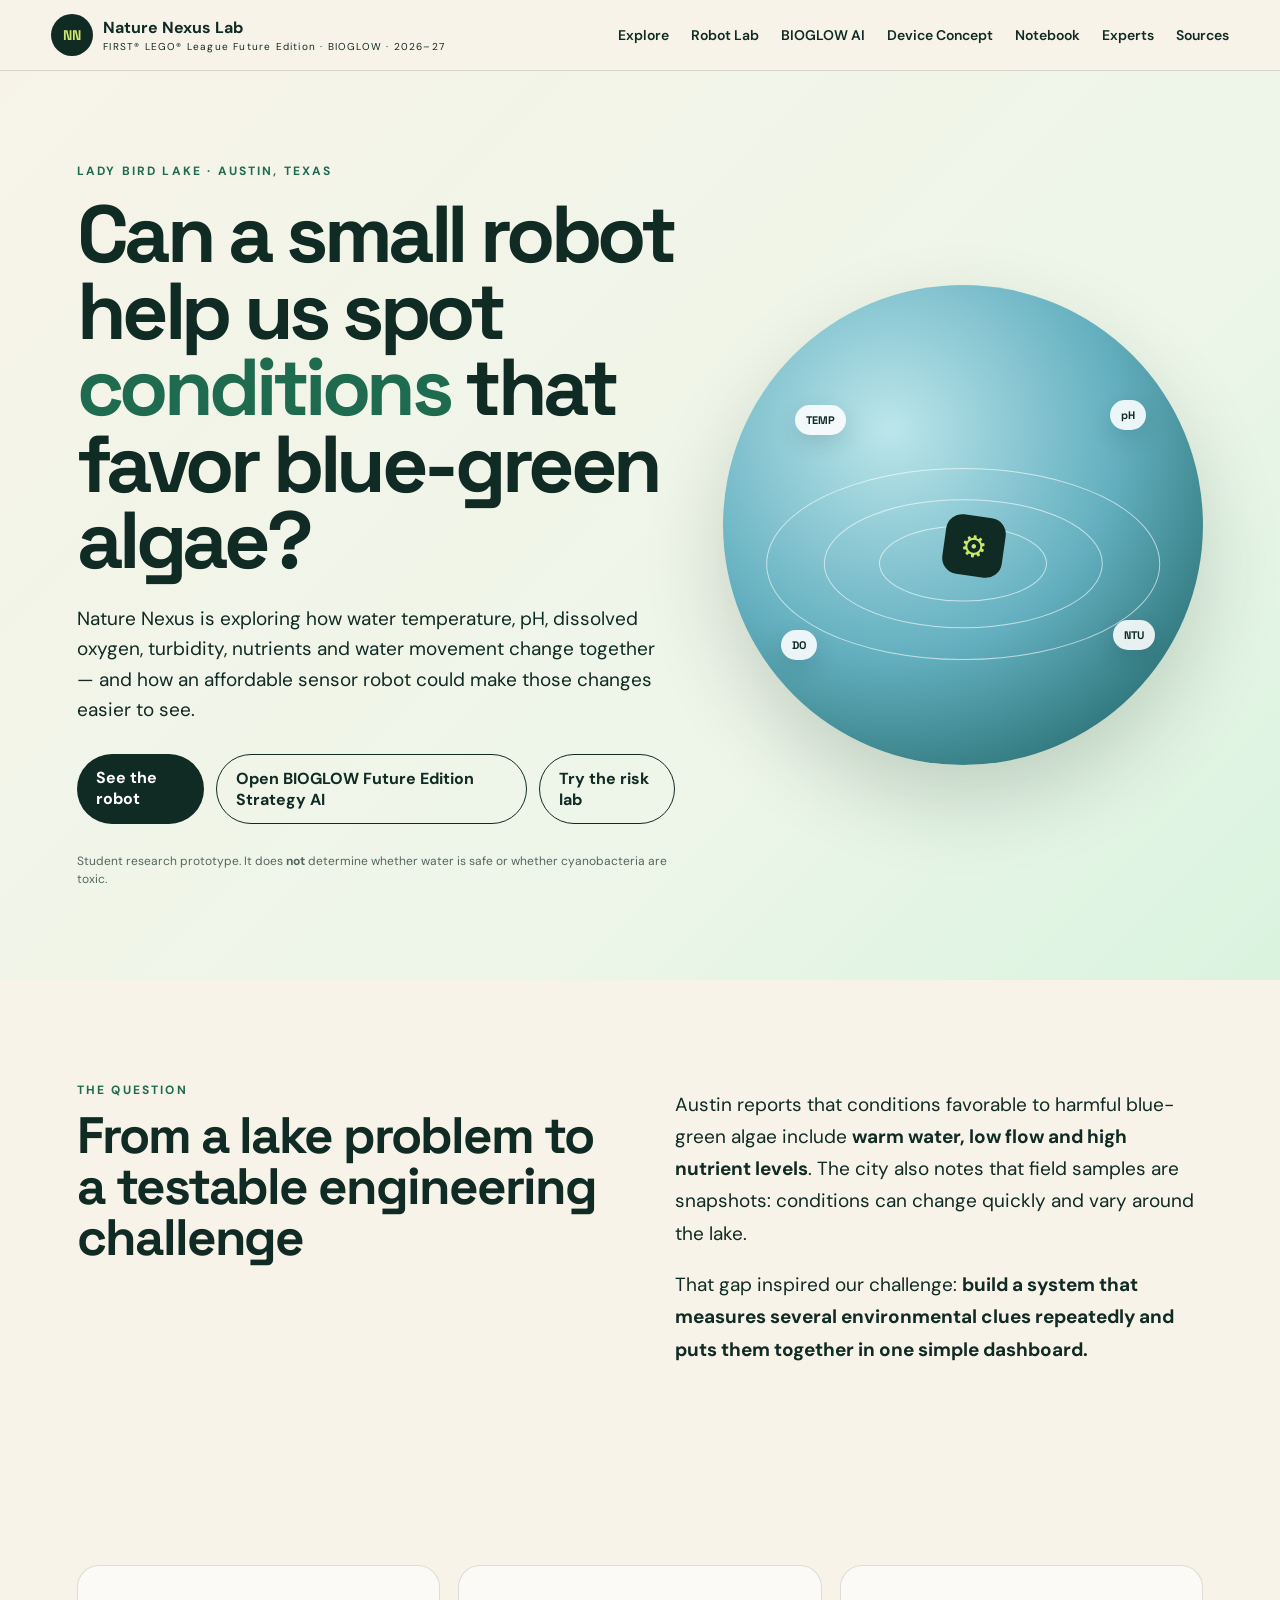
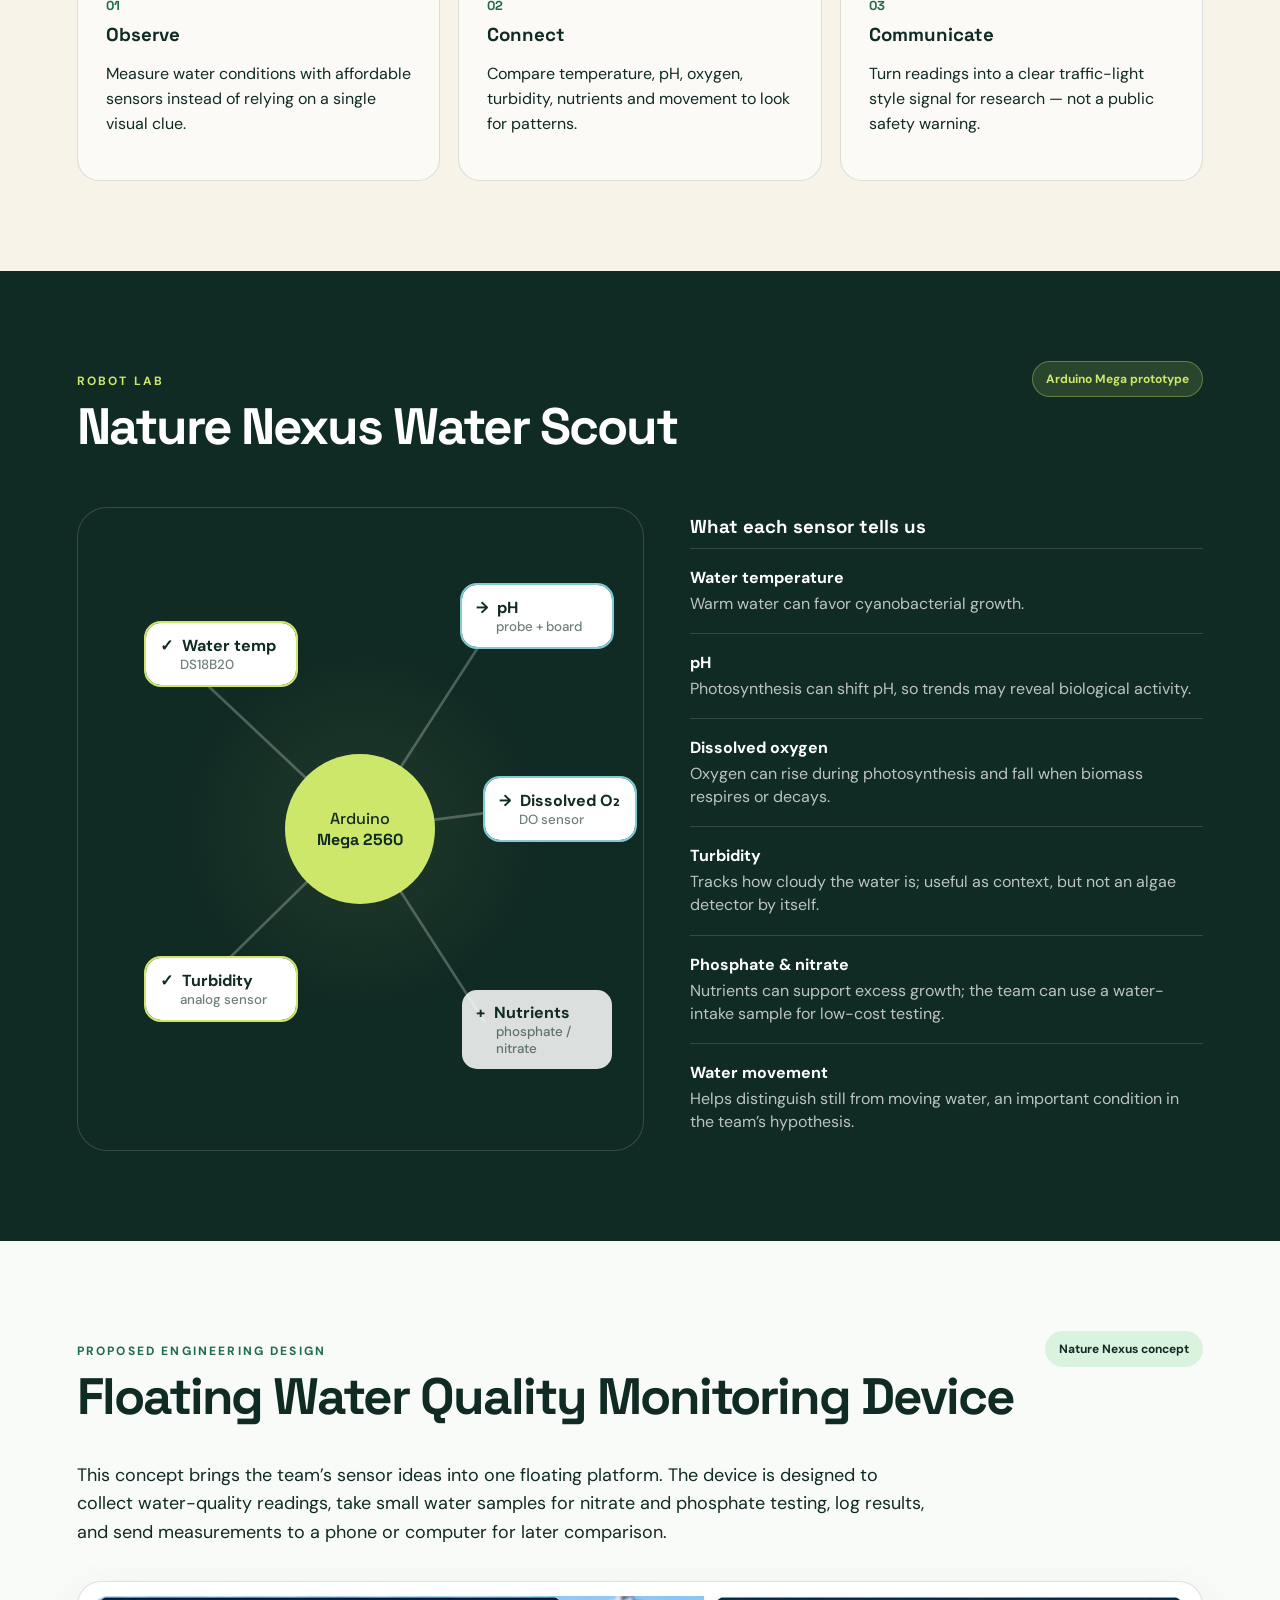
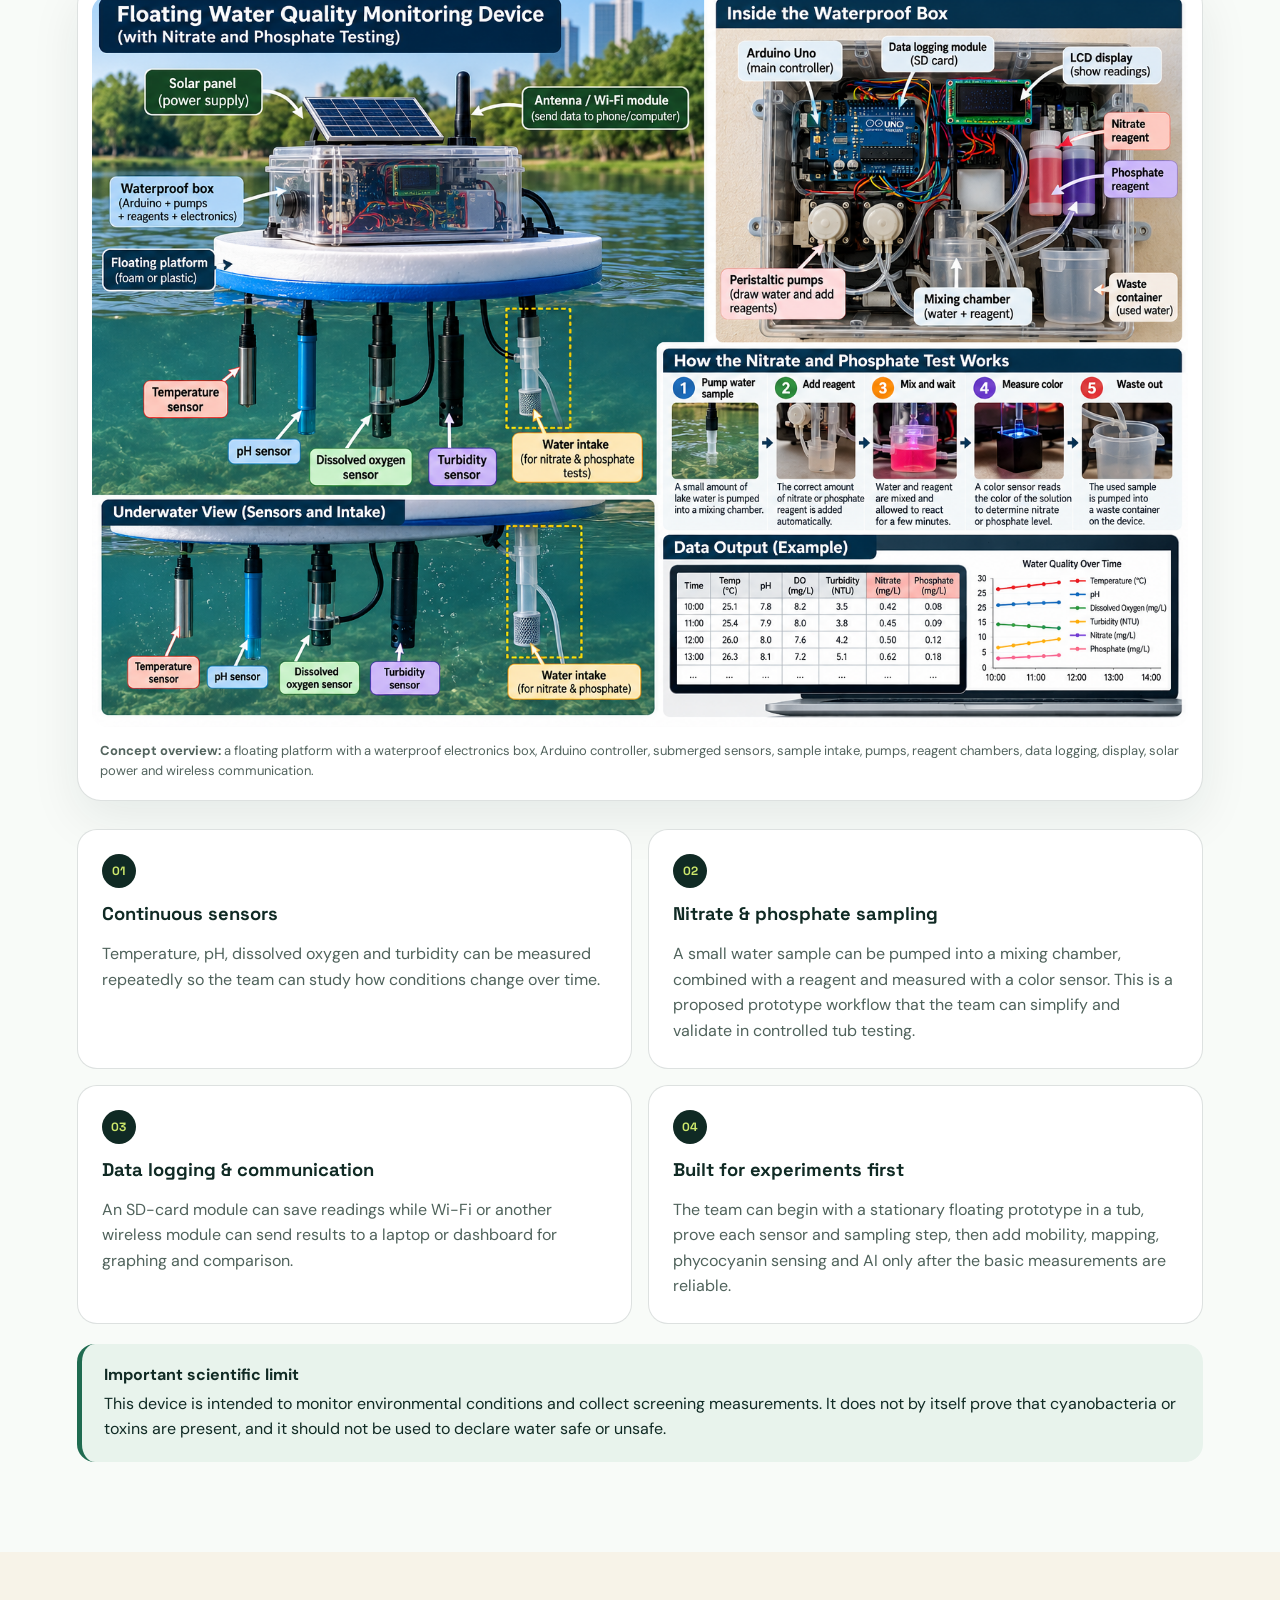
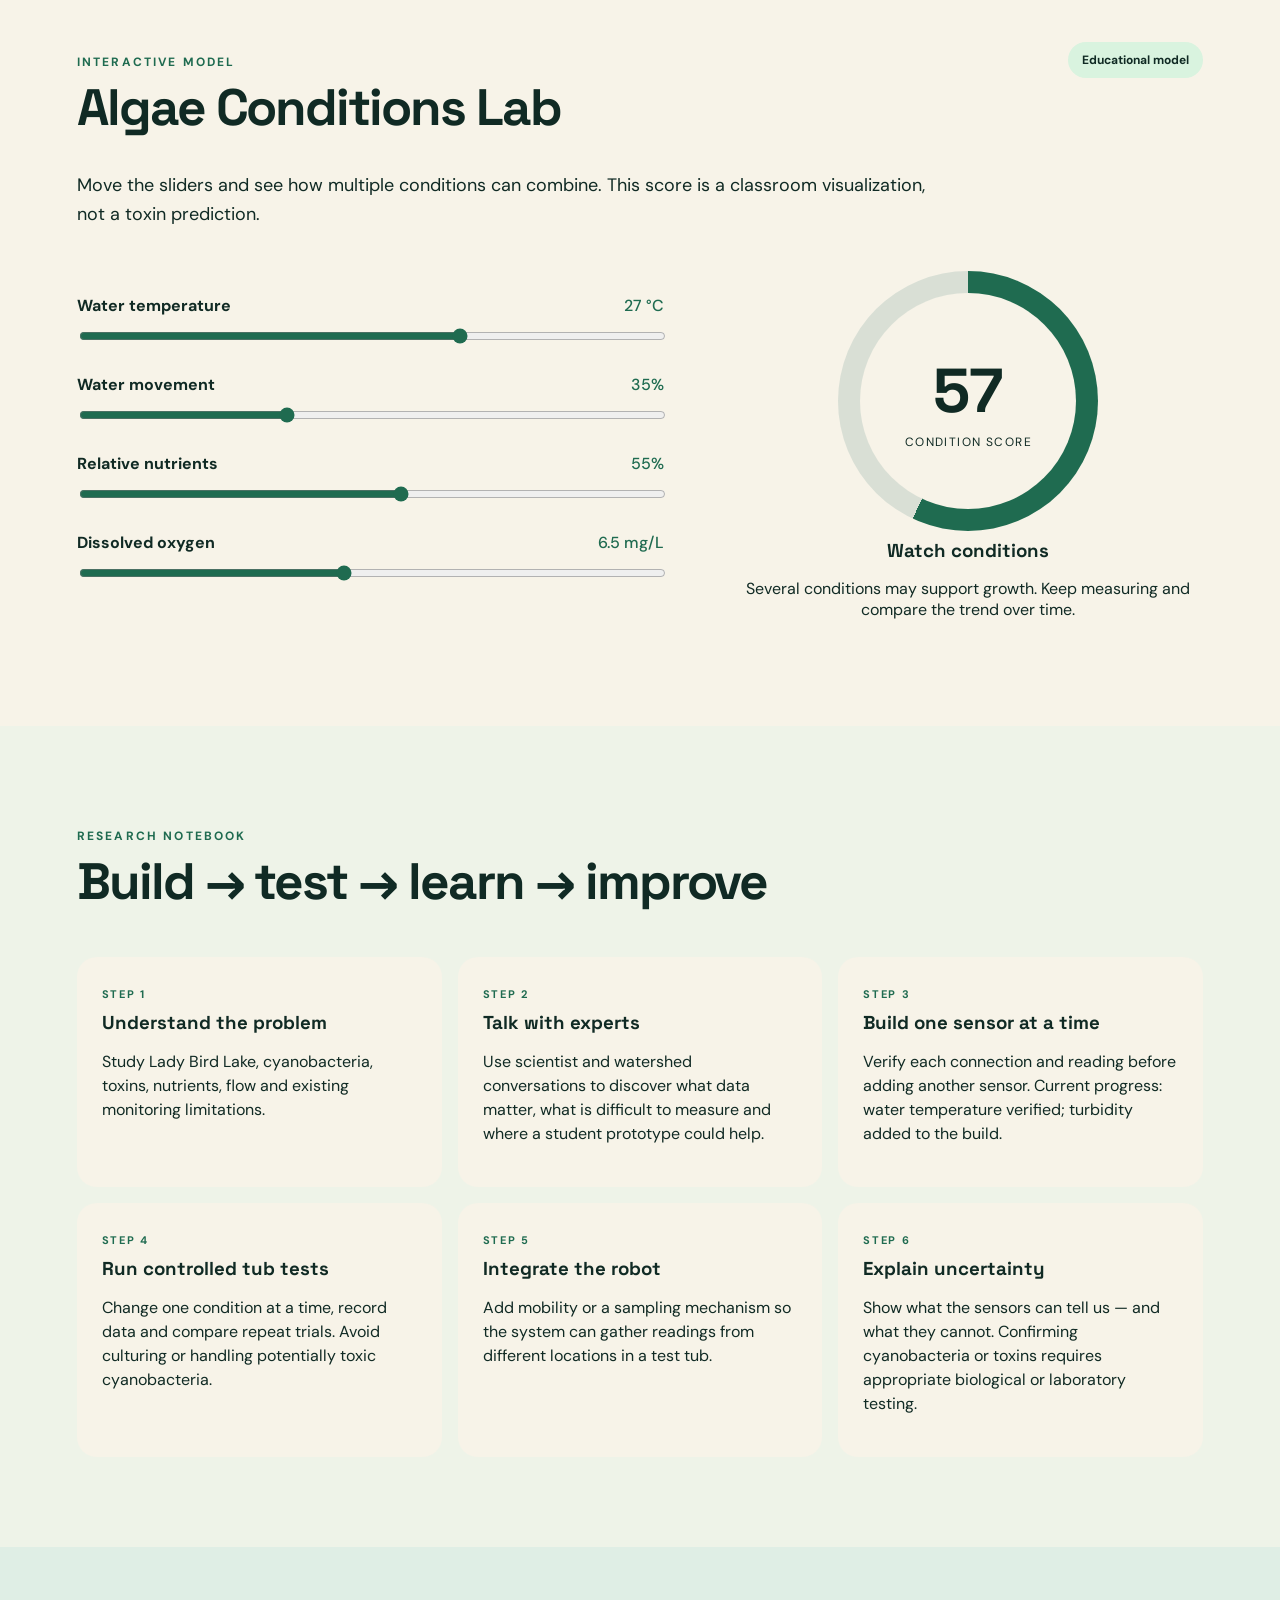
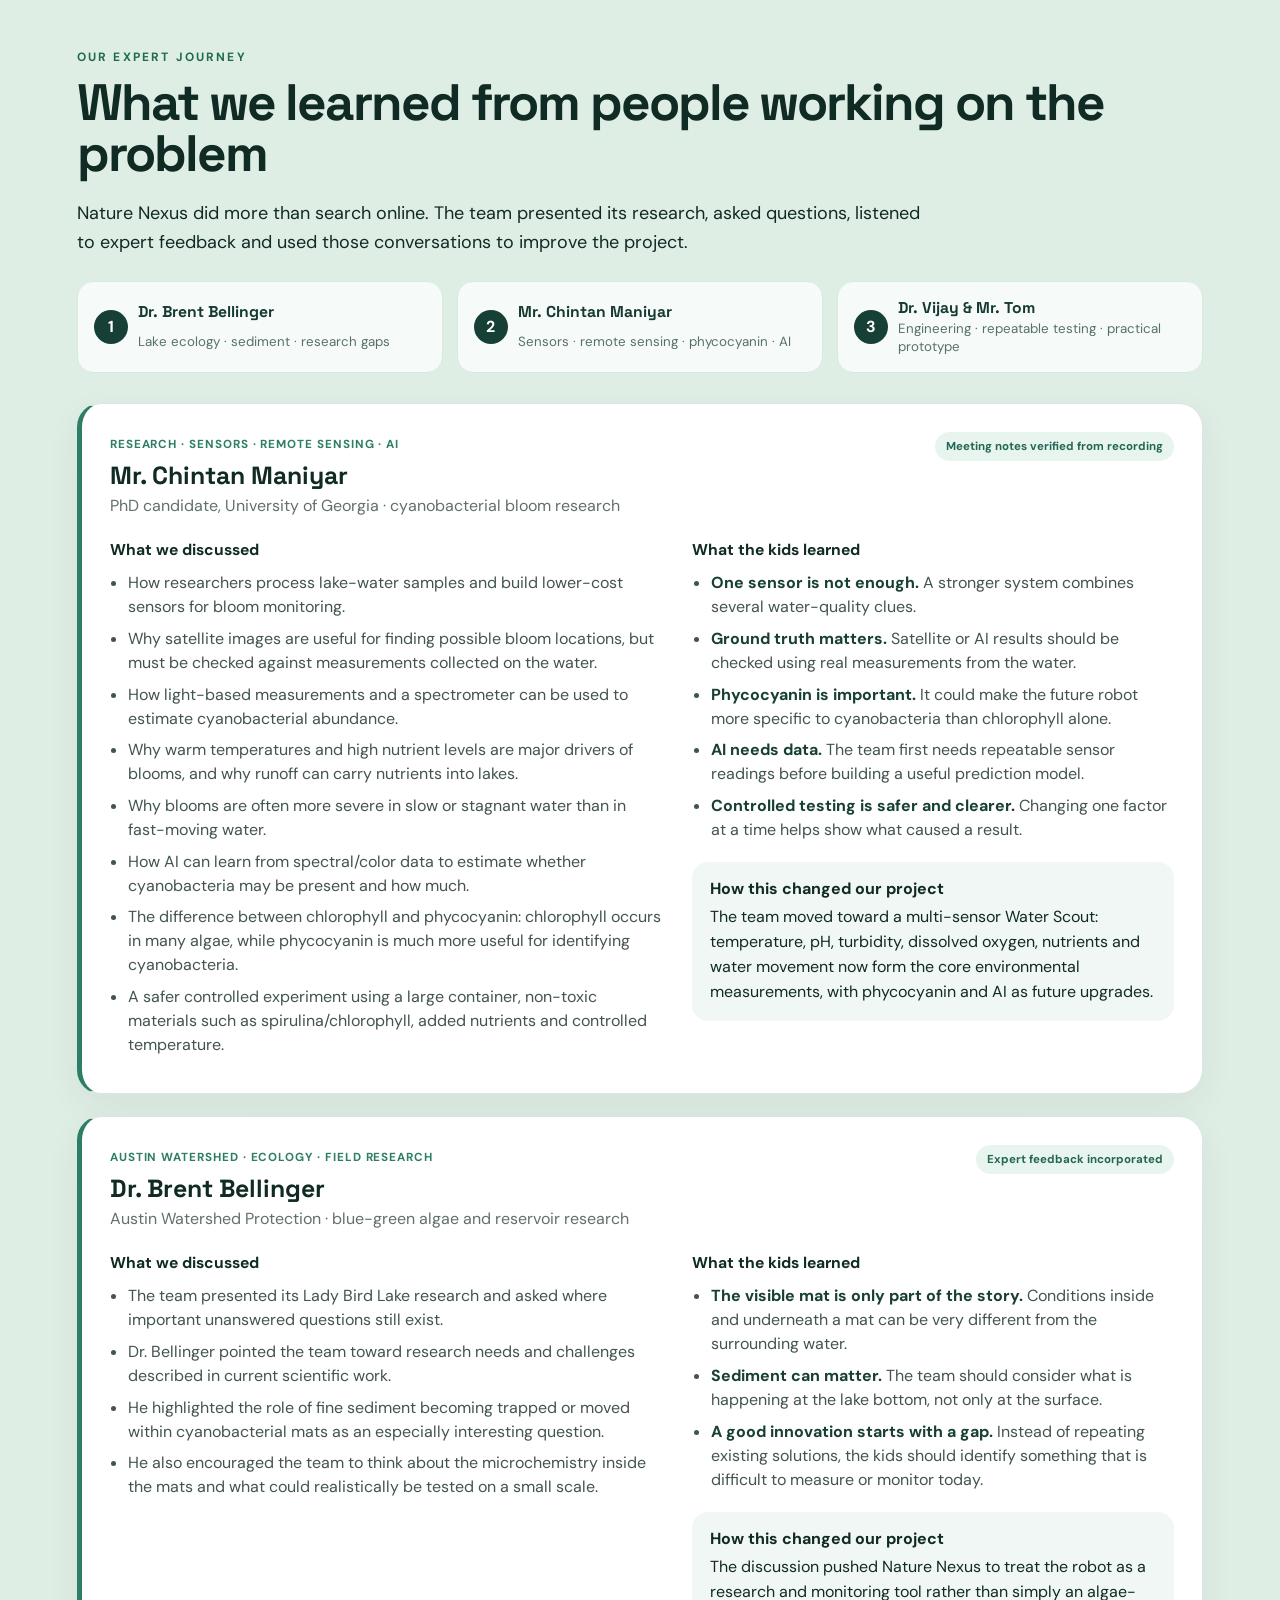
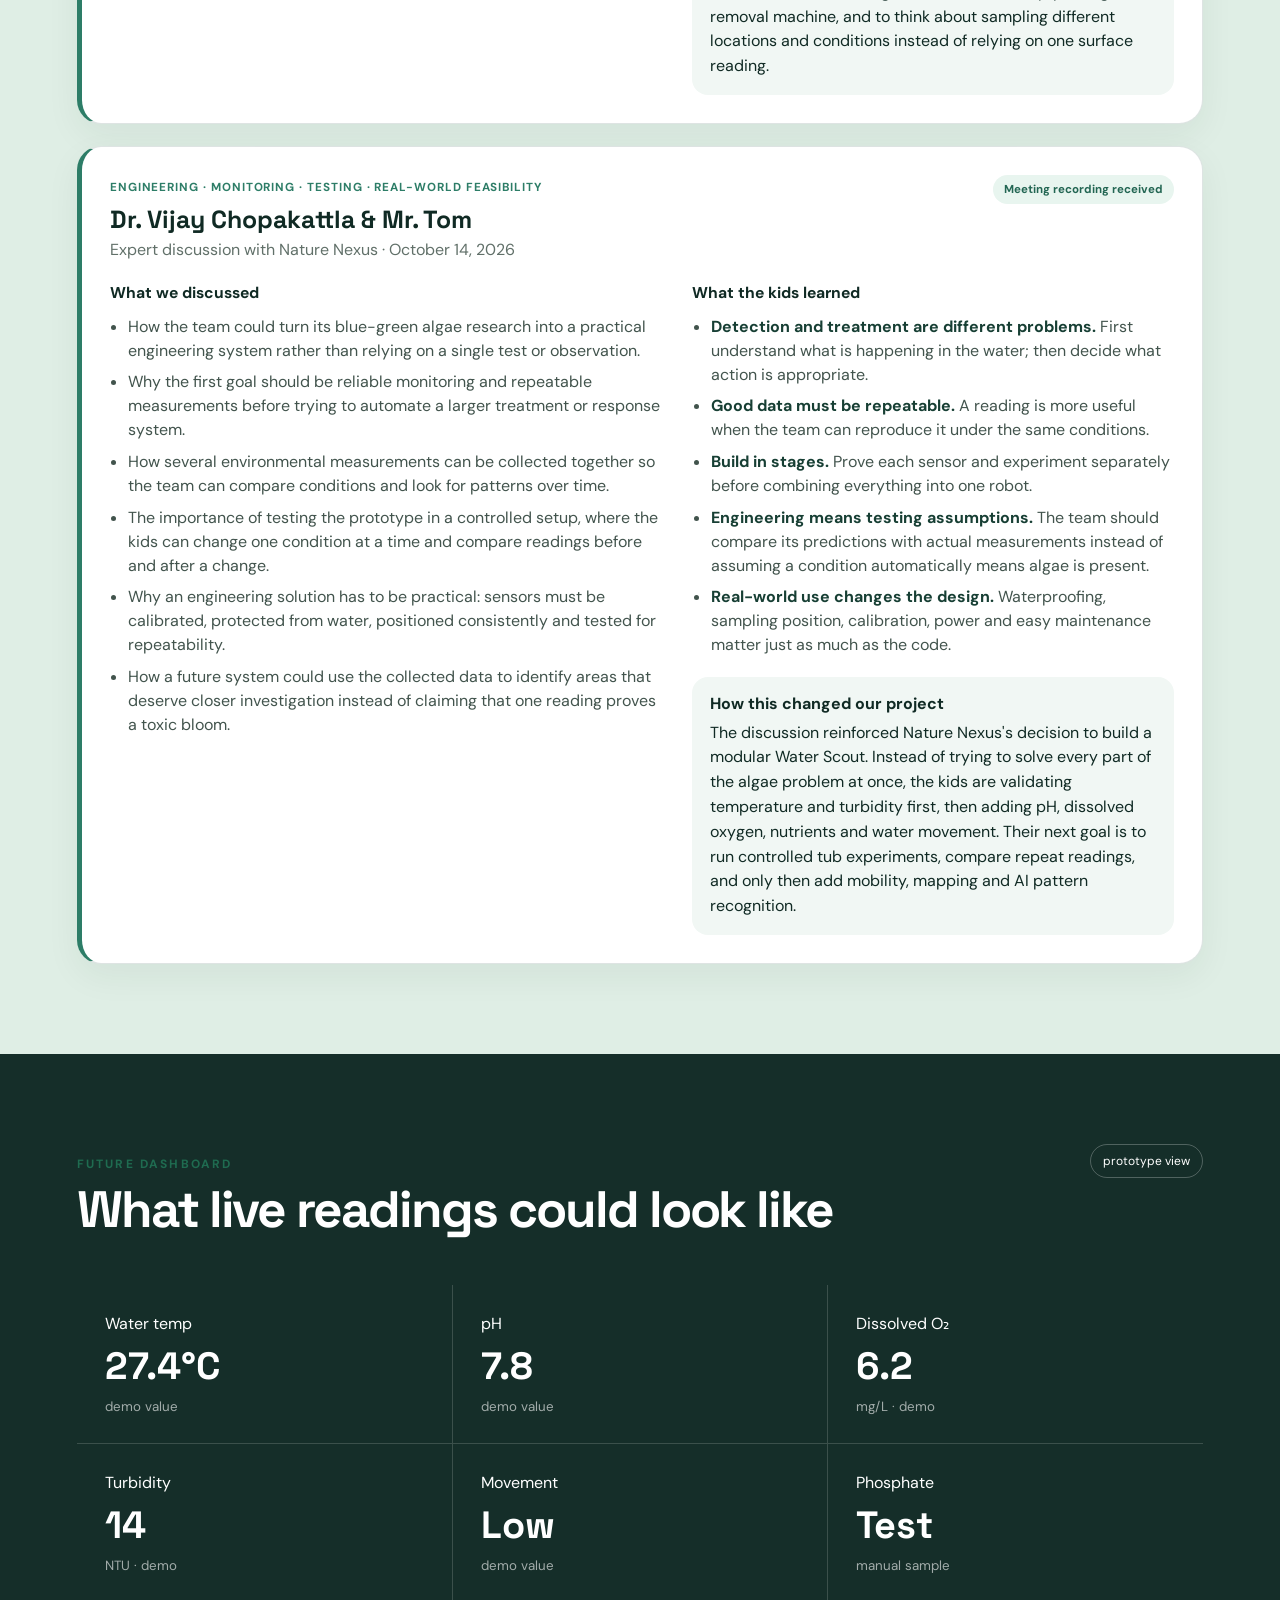
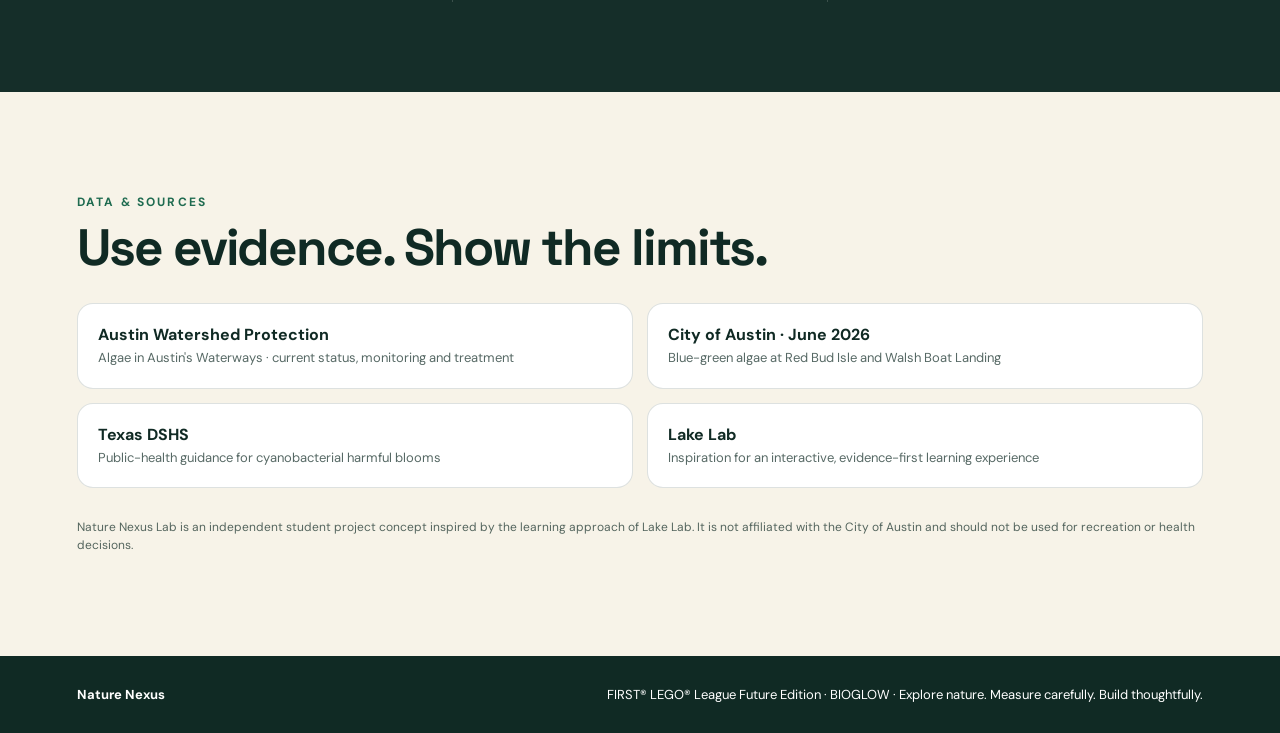
<file: index.html>
<!doctype html>
<html lang="en">
<head>
  <meta charset="utf-8" />
  <meta name="viewport" content="width=device-width,initial-scale=1" />
  <meta name="theme-color" content="#102a24" />
  <title>Nature Nexus Lab | Blue-Green Algae Robotics Project</title>
  <link rel="preconnect" href="https://fonts.googleapis.com">
  <link rel="preconnect" href="https://fonts.gstatic.com" crossorigin>
  <link href="https://fonts.googleapis.com/css2?family=DM+Sans:wght@400;500;600;700&family=Space+Grotesk:wght@500;600;700&display=swap" rel="stylesheet">
  <link rel="stylesheet" href="styles.css" />
</head>
<body>
  <header class="site-header">
    <a href="#top" class="brand" aria-label="Nature Nexus Lab home">
      <span class="brand-mark">NN</span>
      <span><strong>Nature Nexus Lab</strong><small>FIRST® LEGO® League Future Edition · BIOGLOW · 2026–27</small></span>
    </a>
    <nav>
      <a href="#explore">Explore</a>
      <a href="#robot">Robot Lab</a>
      <a href="strategy-ai.html">BIOGLOW AI</a>
      <a href="#concept">Device Concept</a>
      <a href="#notebook">Notebook</a>
      <a href="#experts">Experts</a>
      <a href="#sources">Sources</a>
    </nav>
  </header>

  <main id="top">
    <section class="hero">
      <div class="hero-copy">
        <p class="eyebrow">LADY BIRD LAKE · AUSTIN, TEXAS</p>
        <h1>Can a small robot help us spot <em>conditions</em> that favor blue-green algae?</h1>
        <p class="lede">Nature Nexus is exploring how water temperature, pH, dissolved oxygen, turbidity, nutrients and water movement change together — and how an affordable sensor robot could make those changes easier to see.</p>
        <div class="hero-actions">
          <a class="btn primary" href="#robot">See the robot</a>
          <a class="btn ghost" href="strategy-ai.html">Open BIOGLOW Future Edition Strategy AI</a>
          <a class="btn ghost" href="#risk-lab">Try the risk lab</a>
        </div>
        <p class="note">Student research prototype. It does <strong>not</strong> determine whether water is safe or whether cyanobacteria are toxic.</p>
      </div>
      <div class="hero-visual" aria-label="Nature Nexus water monitoring concept illustration">
        <div class="lake-orb">
          <div class="ripple r1"></div><div class="ripple r2"></div><div class="ripple r3"></div>
          <div class="robot">⚙</div>
          <span class="sensor s1">TEMP</span><span class="sensor s2">pH</span><span class="sensor s3">DO</span><span class="sensor s4">NTU</span>
        </div>
      </div>
    </section>

    <section id="explore" class="section intro-grid">
      <div>
        <p class="eyebrow">THE QUESTION</p>
        <h2>From a lake problem to a testable engineering challenge</h2>
      </div>
      <div class="prose">
        <p>Austin reports that conditions favorable to harmful blue-green algae include <strong>warm water, low flow and high nutrient levels</strong>. The city also notes that field samples are snapshots: conditions can change quickly and vary around the lake.</p>
        <p>That gap inspired our challenge: <strong>build a system that measures several environmental clues repeatedly and puts them together in one simple dashboard.</strong></p>
      </div>
    </section>

    <section class="section cards three">
      <article class="card"><span class="num">01</span><h3>Observe</h3><p>Measure water conditions with affordable sensors instead of relying on a single visual clue.</p></article>
      <article class="card"><span class="num">02</span><h3>Connect</h3><p>Compare temperature, pH, oxygen, turbidity, nutrients and movement to look for patterns.</p></article>
      <article class="card"><span class="num">03</span><h3>Communicate</h3><p>Turn readings into a clear traffic-light style signal for research — not a public safety warning.</p></article>
    </section>

    <section id="robot" class="section dark">
      <div class="section-head">
        <div><p class="eyebrow">ROBOT LAB</p><h2>Nature Nexus Water Scout</h2></div>
        <span class="pill">Arduino Mega prototype</span>
      </div>
      <div class="robot-grid">
        <div class="system-diagram">
          <div class="brain">Arduino<br><strong>Mega 2560</strong></div>
          <div class="node done" style="--x:12%;--y:18%"><b>✓</b> Water temp<small>DS18B20</small></div>
          <div class="node done" style="--x:12%;--y:70%"><b>✓</b> Turbidity<small>analog sensor</small></div>
          <div class="node next" style="--x:68%;--y:12%"><b>→</b> pH<small>probe + board</small></div>
          <div class="node next" style="--x:72%;--y:42%"><b>→</b> Dissolved O₂<small>DO sensor</small></div>
          <div class="node planned" style="--x:68%;--y:75%"><b>+</b> Nutrients<small>phosphate / nitrate</small></div>
          <svg viewBox="0 0 100 100" preserveAspectRatio="none" aria-hidden="true"><path d="M50 50 L21 26 M50 50 L21 75 M50 50 L72 20 M50 50 L76 47 M50 50 L72 80"/></svg>
        </div>
        <div class="build-list">
          <h3>What each sensor tells us</h3>
          <div class="sensor-row"><strong>Water temperature</strong><span>Warm water can favor cyanobacterial growth.</span></div>
          <div class="sensor-row"><strong>pH</strong><span>Photosynthesis can shift pH, so trends may reveal biological activity.</span></div>
          <div class="sensor-row"><strong>Dissolved oxygen</strong><span>Oxygen can rise during photosynthesis and fall when biomass respires or decays.</span></div>
          <div class="sensor-row"><strong>Turbidity</strong><span>Tracks how cloudy the water is; useful as context, but not an algae detector by itself.</span></div>
          <div class="sensor-row"><strong>Phosphate & nitrate</strong><span>Nutrients can support excess growth; the team can use a water-intake sample for low-cost testing.</span></div>
          <div class="sensor-row"><strong>Water movement</strong><span>Helps distinguish still from moving water, an important condition in the team’s hypothesis.</span></div>
        </div>
      </div>
    </section>

    <section id="concept" class="section concept-section">
      <div class="section-head">
        <div>
          <p class="eyebrow">PROPOSED ENGINEERING DESIGN</p>
          <h2>Floating Water Quality Monitoring Device</h2>
        </div>
        <span class="pill light">Nature Nexus concept</span>
      </div>
      <p class="section-copy">This concept brings the team’s sensor ideas into one floating platform. The device is designed to collect water-quality readings, take small water samples for nitrate and phosphate testing, log results, and send measurements to a phone or computer for later comparison.</p>

      <figure class="concept-figure">
        <img src="assets/floating-water-quality-monitor.png" alt="Nature Nexus concept diagram for a floating water quality monitoring device with temperature, pH, dissolved oxygen, turbidity, nitrate and phosphate testing, Arduino control, solar power, data logging and wireless communication.">
        <figcaption><strong>Concept overview:</strong> a floating platform with a waterproof electronics box, Arduino controller, submerged sensors, sample intake, pumps, reagent chambers, data logging, display, solar power and wireless communication.</figcaption>
      </figure>

      <div class="concept-grid">
        <article class="concept-card">
          <span>01</span>
          <h3>Continuous sensors</h3>
          <p>Temperature, pH, dissolved oxygen and turbidity can be measured repeatedly so the team can study how conditions change over time.</p>
        </article>
        <article class="concept-card">
          <span>02</span>
          <h3>Nitrate &amp; phosphate sampling</h3>
          <p>A small water sample can be pumped into a mixing chamber, combined with a reagent and measured with a color sensor. This is a proposed prototype workflow that the team can simplify and validate in controlled tub testing.</p>
        </article>
        <article class="concept-card">
          <span>03</span>
          <h3>Data logging &amp; communication</h3>
          <p>An SD-card module can save readings while Wi-Fi or another wireless module can send results to a laptop or dashboard for graphing and comparison.</p>
        </article>
        <article class="concept-card">
          <span>04</span>
          <h3>Built for experiments first</h3>
          <p>The team can begin with a stationary floating prototype in a tub, prove each sensor and sampling step, then add mobility, mapping, phycocyanin sensing and AI only after the basic measurements are reliable.</p>
        </article>
      </div>

      <div class="concept-note">
        <strong>Important scientific limit</strong>
        <p>This device is intended to monitor environmental conditions and collect screening measurements. It does not by itself prove that cyanobacteria or toxins are present, and it should not be used to declare water safe or unsafe.</p>
      </div>
    </section>

    <section id="risk-lab" class="section">
      <div class="section-head"><div><p class="eyebrow">INTERACTIVE MODEL</p><h2>Algae Conditions Lab</h2></div><span class="pill light">Educational model</span></div>
      <p class="section-copy">Move the sliders and see how multiple conditions can combine. This score is a classroom visualization, not a toxin prediction.</p>
      <div class="lab-grid">
        <div class="controls">
          <label>Water temperature <output id="tempOut">27 °C</output><input id="temp" type="range" min="10" max="36" value="27"></label>
          <label>Water movement <output id="flowOut">35%</output><input id="flow" type="range" min="0" max="100" value="35"></label>
          <label>Relative nutrients <output id="nutOut">55%</output><input id="nut" type="range" min="0" max="100" value="55"></label>
          <label>Dissolved oxygen <output id="doOut">6.5 mg/L</output><input id="doo" type="range" min="20" max="120" value="65"></label>
        </div>
        <div class="gauge-wrap">
          <div class="gauge" id="gauge"><div><strong id="riskScore">52</strong><span>condition score</span></div></div>
          <h3 id="riskLabel">Watch conditions</h3>
          <p id="riskText">Several conditions may support growth. Keep measuring and compare the trend over time.</p>
        </div>
      </div>
    </section>

    <section id="notebook" class="section notebook">
      <div class="section-head"><div><p class="eyebrow">RESEARCH NOTEBOOK</p><h2>Build → test → learn → improve</h2></div></div>
      <div class="timeline">
        <article><time>STEP 1</time><h3>Understand the problem</h3><p>Study Lady Bird Lake, cyanobacteria, toxins, nutrients, flow and existing monitoring limitations.</p></article>
        <article><time>STEP 2</time><h3>Talk with experts</h3><p>Use scientist and watershed conversations to discover what data matter, what is difficult to measure and where a student prototype could help.</p></article>
        <article><time>STEP 3</time><h3>Build one sensor at a time</h3><p>Verify each connection and reading before adding another sensor. Current progress: water temperature verified; turbidity added to the build.</p></article>
        <article><time>STEP 4</time><h3>Run controlled tub tests</h3><p>Change one condition at a time, record data and compare repeat trials. Avoid culturing or handling potentially toxic cyanobacteria.</p></article>
        <article><time>STEP 5</time><h3>Integrate the robot</h3><p>Add mobility or a sampling mechanism so the system can gather readings from different locations in a test tub.</p></article>
        <article><time>STEP 6</time><h3>Explain uncertainty</h3><p>Show what the sensors can tell us — and what they cannot. Confirming cyanobacteria or toxins requires appropriate biological or laboratory testing.</p></article>
      </div>
    </section>

    <section id="experts" class="section expert-section">
      <p class="eyebrow">OUR EXPERT JOURNEY</p><h2>What we learned from people working on the problem</h2>
      <p class="section-copy">Nature Nexus did more than search online. The team presented its research, asked questions, listened to expert feedback and used those conversations to improve the project.</p>
      <div class="expert-journey" aria-label="Nature Nexus expert meeting journey">
        <div><span>1</span><strong>Dr. Brent Bellinger</strong><small>Lake ecology · sediment · research gaps</small></div>
        <div><span>2</span><strong>Mr. Chintan Maniyar</strong><small>Sensors · remote sensing · phycocyanin · AI</small></div>
        <div><span>3</span><strong>Dr. Vijay &amp; Mr. Tom</strong><small>Engineering · repeatable testing · practical prototype</small></div>
      </div>

      <div class="expert-note verified">
        <div class="expert-top">
          <div><span class="expert-tag">Research · Sensors · Remote Sensing · AI</span><h3>Mr. Chintan Maniyar</h3><p class="expert-role">PhD candidate, University of Georgia · cyanobacterial bloom research</p></div>
          <span class="meeting-badge">Meeting notes verified from recording</span>
        </div>
        <div class="expert-columns">
          <div><h4>What we discussed</h4><ul>
            <li>How researchers process lake-water samples and build lower-cost sensors for bloom monitoring.</li>
            <li>Why satellite images are useful for finding possible bloom locations, but must be checked against measurements collected on the water.</li>
            <li>How light-based measurements and a spectrometer can be used to estimate cyanobacterial abundance.</li>
            <li>Why warm temperatures and high nutrient levels are major drivers of blooms, and why runoff can carry nutrients into lakes.</li>
            <li>Why blooms are often more severe in slow or stagnant water than in fast-moving water.</li>
            <li>How AI can learn from spectral/color data to estimate whether cyanobacteria may be present and how much.</li>
            <li>The difference between chlorophyll and phycocyanin: chlorophyll occurs in many algae, while phycocyanin is much more useful for identifying cyanobacteria.</li>
            <li>A safer controlled experiment using a large container, non-toxic materials such as spirulina/chlorophyll, added nutrients and controlled temperature.</li>
          </ul></div>
          <div><h4>What the kids learned</h4><ul class="learn-list">
            <li><strong>One sensor is not enough.</strong> A stronger system combines several water-quality clues.</li>
            <li><strong>Ground truth matters.</strong> Satellite or AI results should be checked using real measurements from the water.</li>
            <li><strong>Phycocyanin is important.</strong> It could make the future robot more specific to cyanobacteria than chlorophyll alone.</li>
            <li><strong>AI needs data.</strong> The team first needs repeatable sensor readings before building a useful prediction model.</li>
            <li><strong>Controlled testing is safer and clearer.</strong> Changing one factor at a time helps show what caused a result.</li>
          </ul>
          <div class="design-impact"><strong>How this changed our project</strong><p>The team moved toward a multi-sensor Water Scout: temperature, pH, turbidity, dissolved oxygen, nutrients and water movement now form the core environmental measurements, with phycocyanin and AI as future upgrades.</p></div></div>
        </div>
      </div>

      <div class="expert-note verified">
        <div class="expert-top">
          <div><span class="expert-tag">Austin Watershed · Ecology · Field Research</span><h3>Dr. Brent Bellinger</h3><p class="expert-role">Austin Watershed Protection · blue-green algae and reservoir research</p></div>
          <span class="meeting-badge">Expert feedback incorporated</span>
        </div>
        <div class="expert-columns">
          <div><h4>What we discussed</h4><ul>
            <li>The team presented its Lady Bird Lake research and asked where important unanswered questions still exist.</li>
            <li>Dr. Bellinger pointed the team toward research needs and challenges described in current scientific work.</li>
            <li>He highlighted the role of fine sediment becoming trapped or moved within cyanobacterial mats as an especially interesting question.</li>
            <li>He also encouraged the team to think about the microchemistry inside the mats and what could realistically be tested on a small scale.</li>
          </ul></div>
          <div><h4>What the kids learned</h4><ul class="learn-list">
            <li><strong>The visible mat is only part of the story.</strong> Conditions inside and underneath a mat can be very different from the surrounding water.</li>
            <li><strong>Sediment can matter.</strong> The team should consider what is happening at the lake bottom, not only at the surface.</li>
            <li><strong>A good innovation starts with a gap.</strong> Instead of repeating existing solutions, the kids should identify something that is difficult to measure or monitor today.</li>
          </ul>
          <div class="design-impact"><strong>How this changed our project</strong><p>The discussion pushed Nature Nexus to treat the robot as a research and monitoring tool rather than simply an algae-removal machine, and to think about sampling different locations and conditions instead of relying on one surface reading.</p></div></div>
        </div>
      </div>

      <div class="expert-note verified">
        <div class="expert-top">
          <div><span class="expert-tag">Engineering · Monitoring · Testing · Real-World Feasibility</span><h3>Dr. Vijay Chopakattla &amp; Mr. Tom</h3><p class="expert-role">Expert discussion with Nature Nexus · October 14, 2026</p></div>
          <span class="meeting-badge">Meeting recording received</span>
        </div>
        <div class="expert-columns">
          <div><h4>What we discussed</h4><ul>
            <li>How the team could turn its blue-green algae research into a practical engineering system rather than relying on a single test or observation.</li>
            <li>Why the first goal should be reliable monitoring and repeatable measurements before trying to automate a larger treatment or response system.</li>
            <li>How several environmental measurements can be collected together so the team can compare conditions and look for patterns over time.</li>
            <li>The importance of testing the prototype in a controlled setup, where the kids can change one condition at a time and compare readings before and after a change.</li>
            <li>Why an engineering solution has to be practical: sensors must be calibrated, protected from water, positioned consistently and tested for repeatability.</li>
            <li>How a future system could use the collected data to identify areas that deserve closer investigation instead of claiming that one reading proves a toxic bloom.</li>
          </ul></div>
          <div><h4>What the kids learned</h4><ul class="learn-list">
            <li><strong>Detection and treatment are different problems.</strong> First understand what is happening in the water; then decide what action is appropriate.</li>
            <li><strong>Good data must be repeatable.</strong> A reading is more useful when the team can reproduce it under the same conditions.</li>
            <li><strong>Build in stages.</strong> Prove each sensor and experiment separately before combining everything into one robot.</li>
            <li><strong>Engineering means testing assumptions.</strong> The team should compare its predictions with actual measurements instead of assuming a condition automatically means algae is present.</li>
            <li><strong>Real-world use changes the design.</strong> Waterproofing, sampling position, calibration, power and easy maintenance matter just as much as the code.</li>
          </ul>
          <div class="design-impact"><strong>How this changed our project</strong><p>The discussion reinforced Nature Nexus's decision to build a modular Water Scout. Instead of trying to solve every part of the algae problem at once, the kids are validating temperature and turbidity first, then adding pH, dissolved oxygen, nutrients and water movement. Their next goal is to run controlled tub experiments, compare repeat readings, and only then add mobility, mapping and AI pattern recognition.</p></div></div>
        </div>
      </div>
    </section>

    <section class="section dashboard">
      <div class="section-head"><div><p class="eyebrow">FUTURE DASHBOARD</p><h2>What live readings could look like</h2></div><span class="live-dot">prototype view</span></div>
      <div class="metrics">
        <div><span>Water temp</span><strong>27.4°C</strong><small>demo value</small></div>
        <div><span>pH</span><strong>7.8</strong><small>demo value</small></div>
        <div><span>Dissolved O₂</span><strong>6.2</strong><small>mg/L · demo</small></div>
        <div><span>Turbidity</span><strong>14</strong><small>NTU · demo</small></div>
        <div><span>Movement</span><strong>Low</strong><small>demo value</small></div>
        <div><span>Phosphate</span><strong>Test</strong><small>manual sample</small></div>
      </div>
    </section>

    <section id="sources" class="section sources">
      <p class="eyebrow">DATA & SOURCES</p><h2>Use evidence. Show the limits.</h2>
      <div class="source-grid">
        <a href="https://www.austintexas.gov/watershed-protection/algae-austins-waterways" target="_blank" rel="noopener"><strong>Austin Watershed Protection</strong><span>Algae in Austin's Waterways · current status, monitoring and treatment</span></a>
        <a href="https://www.austintexas.gov/watershed-protection/news/blue-green-algae-returns-red-bud-isle-walsh-boat-ramp" target="_blank" rel="noopener"><strong>City of Austin · June 2026</strong><span>Blue-green algae at Red Bud Isle and Walsh Boat Landing</span></a>
        <a href="https://www.dshs.texas.gov/sites/default/files/CHI-EEDRS/HAB%20Guidance%20Texas_Final_Draft_20240201-%20DO%20review%2002%2007%202024_revised_clean.pdf" target="_blank" rel="noopener"><strong>Texas DSHS</strong><span>Public-health guidance for cyanobacterial harmful blooms</span></a>
        <a href="https://chintan2108.github.io/lake-lab/" target="_blank" rel="noopener"><strong>Lake Lab</strong><span>Inspiration for an interactive, evidence-first learning experience</span></a>
      </div>
      <p class="fineprint">Nature Nexus Lab is an independent student project concept inspired by the learning approach of Lake Lab. It is not affiliated with the City of Austin and should not be used for recreation or health decisions.</p>
    </section>
  </main>

  <footer><strong>Nature Nexus</strong><span>FIRST® LEGO® League Future Edition · BIOGLOW · Explore nature. Measure carefully. Build thoughtfully.</span></footer>
  <script src="app.js"></script>
</body>
</html>
</file>
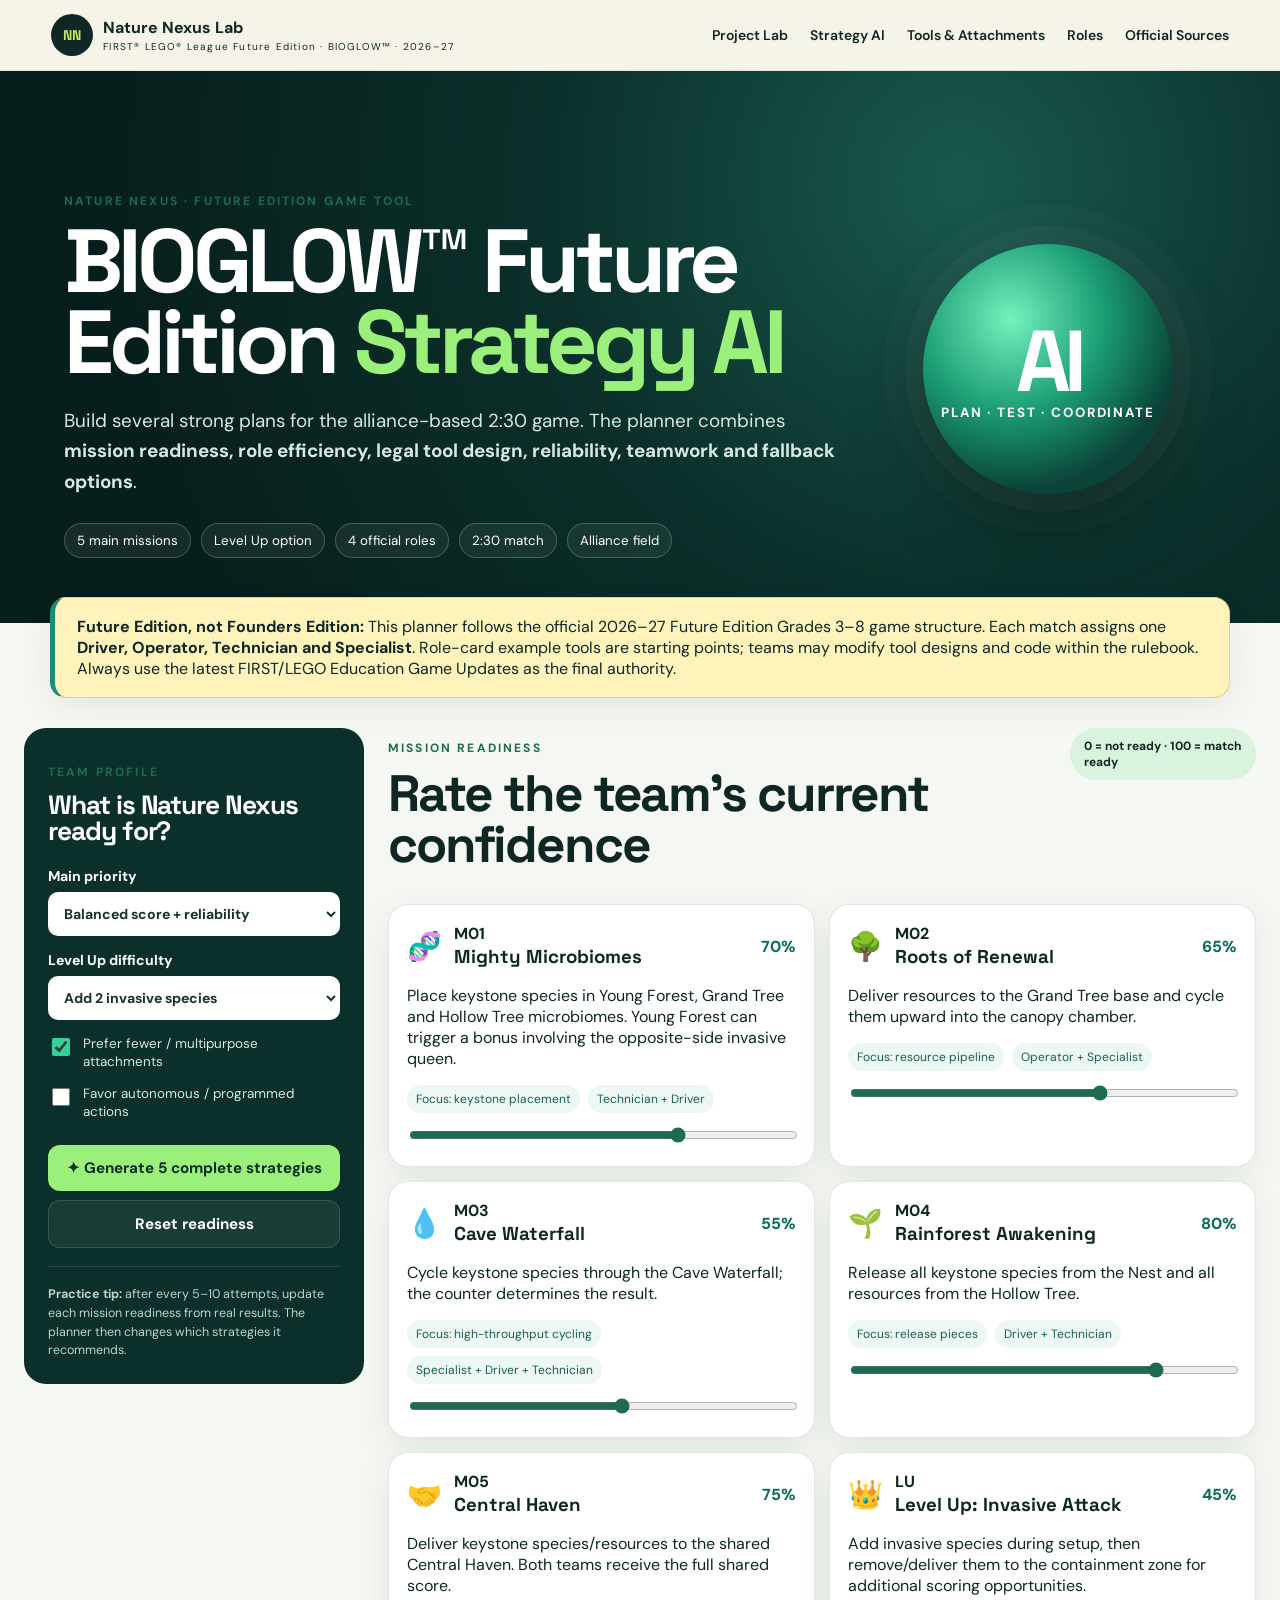
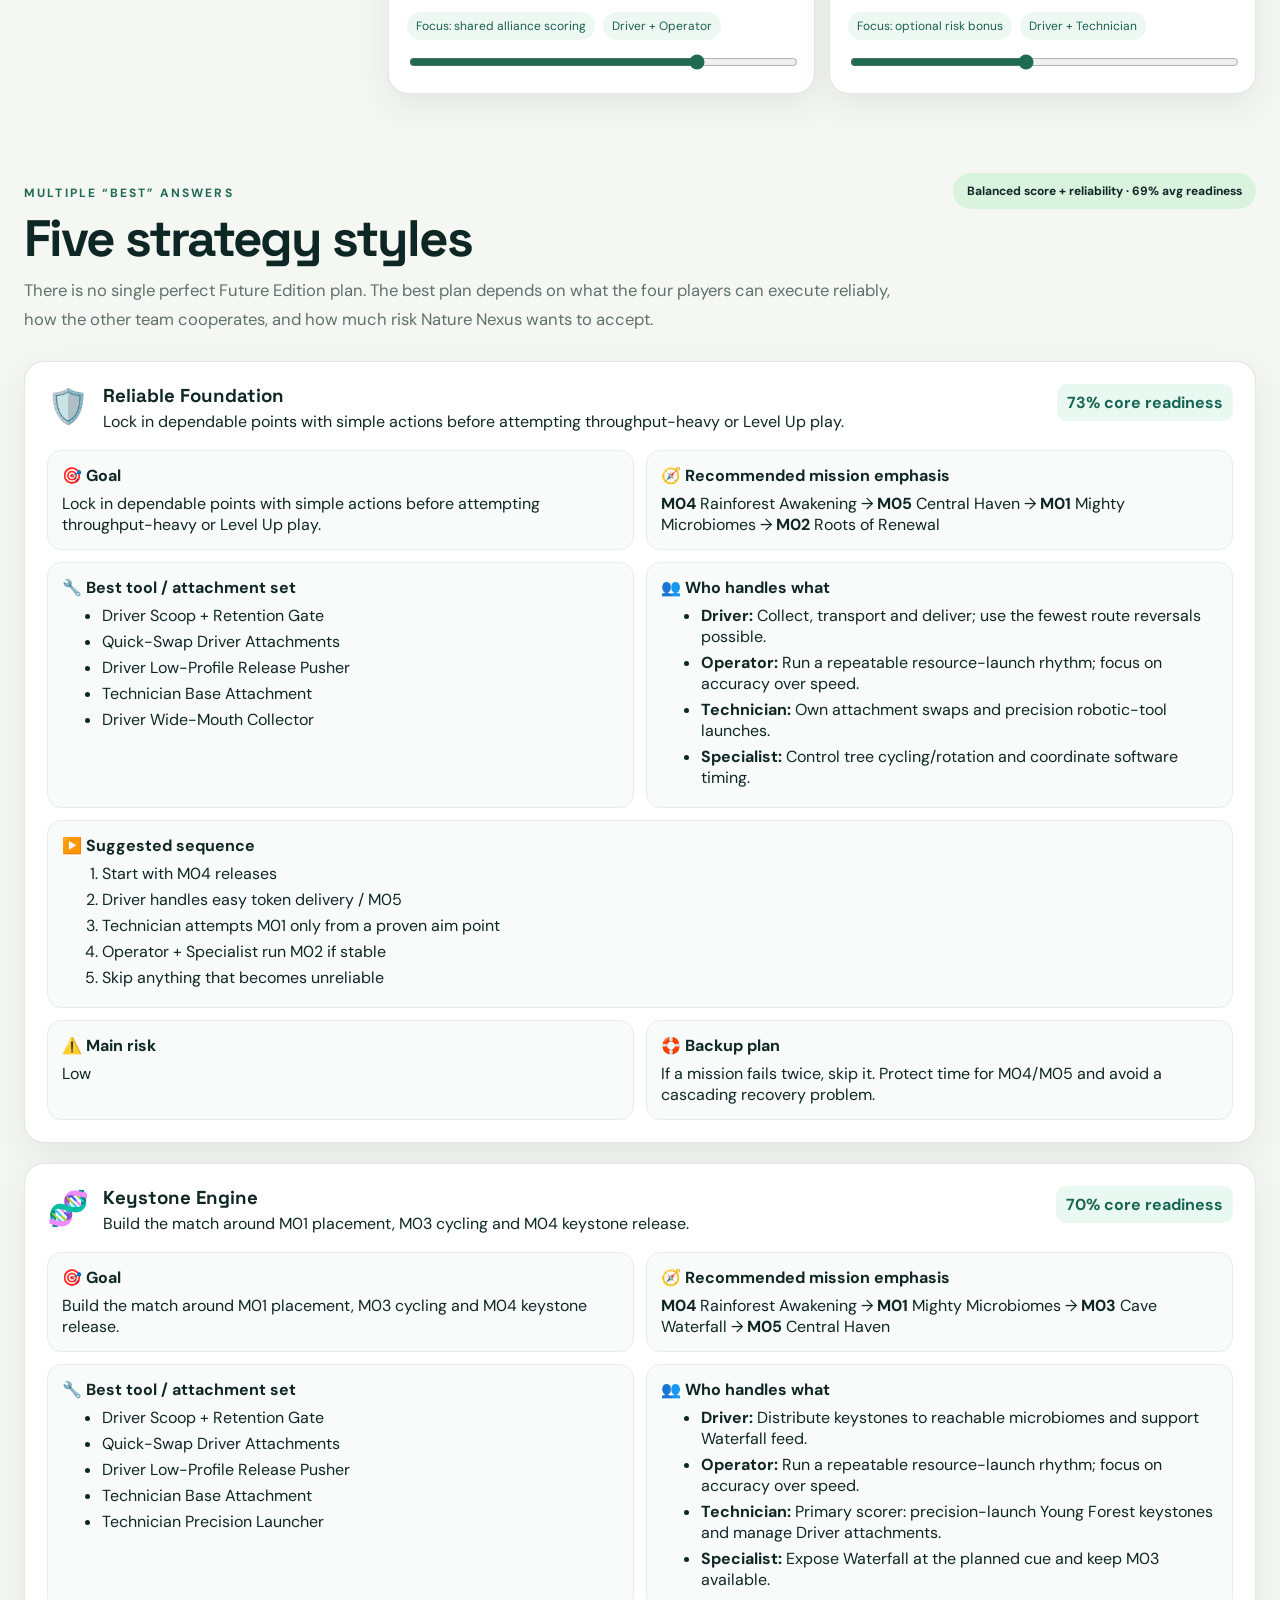
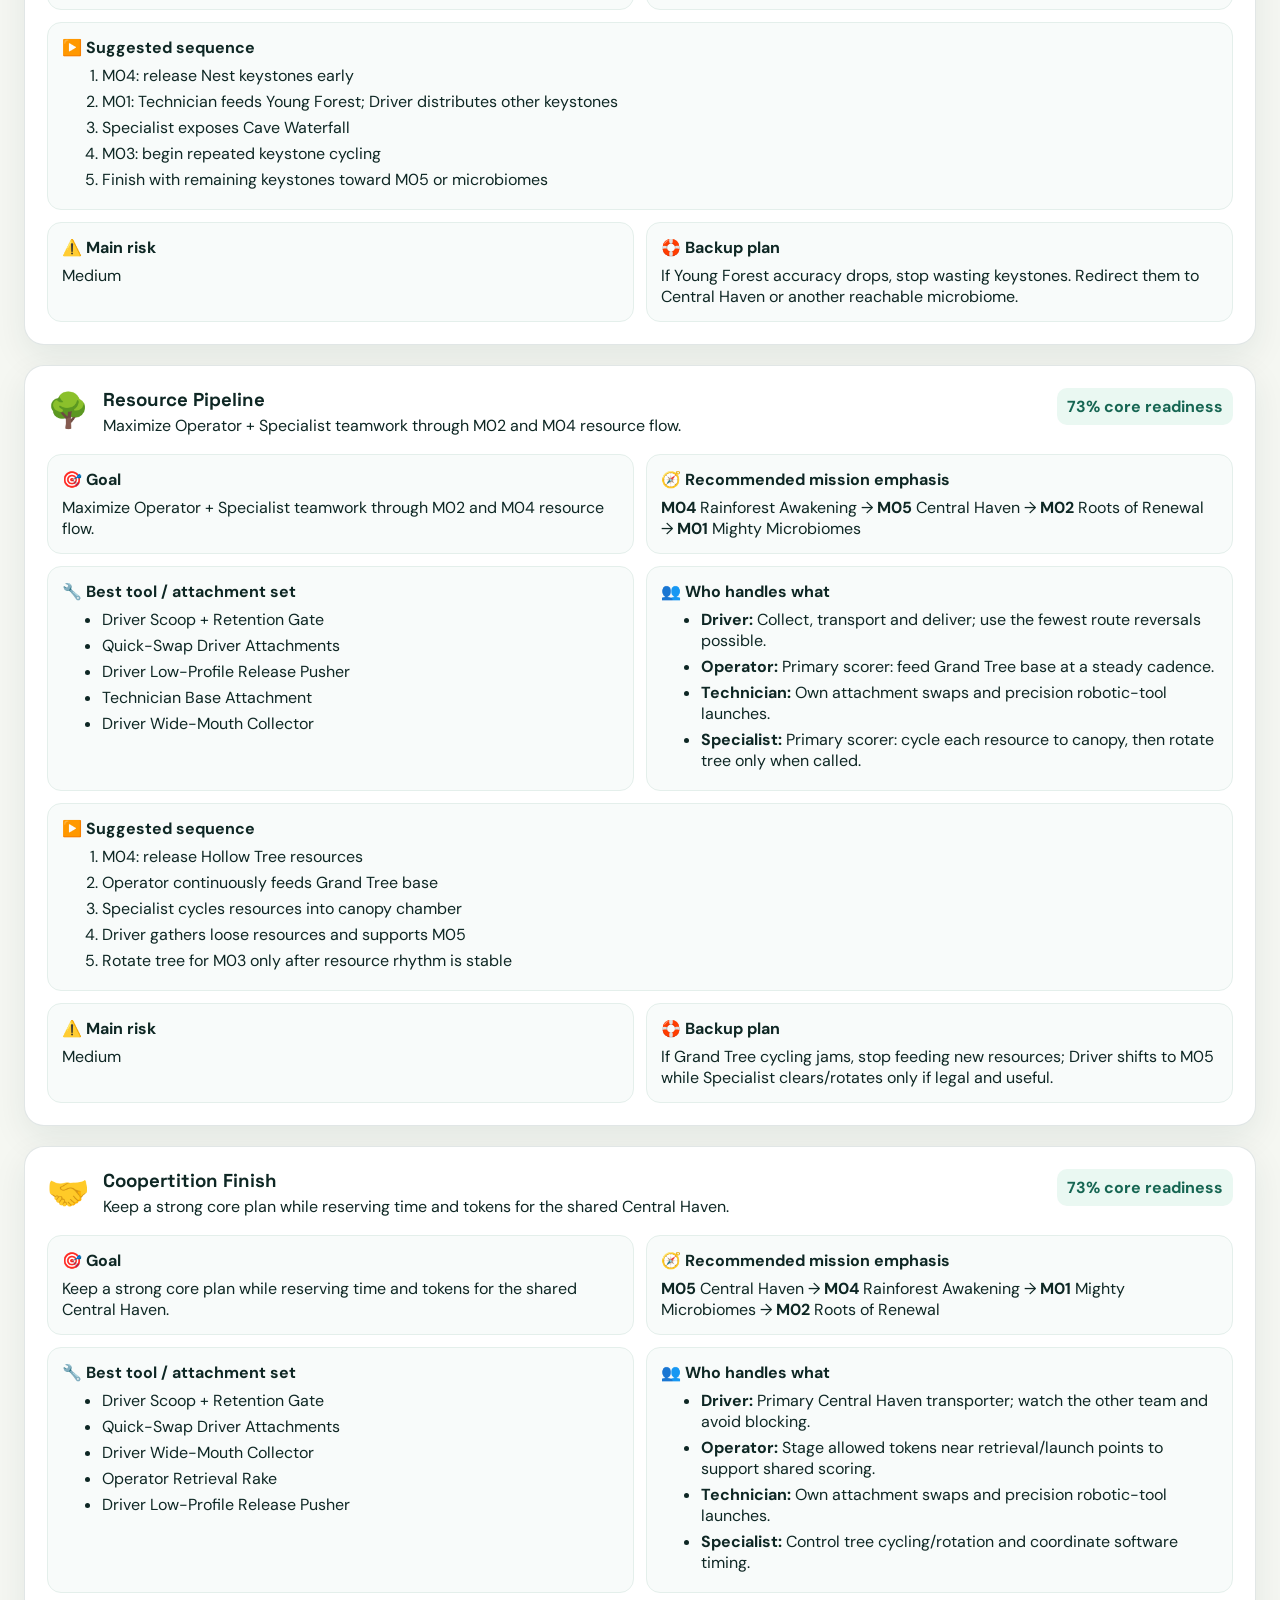
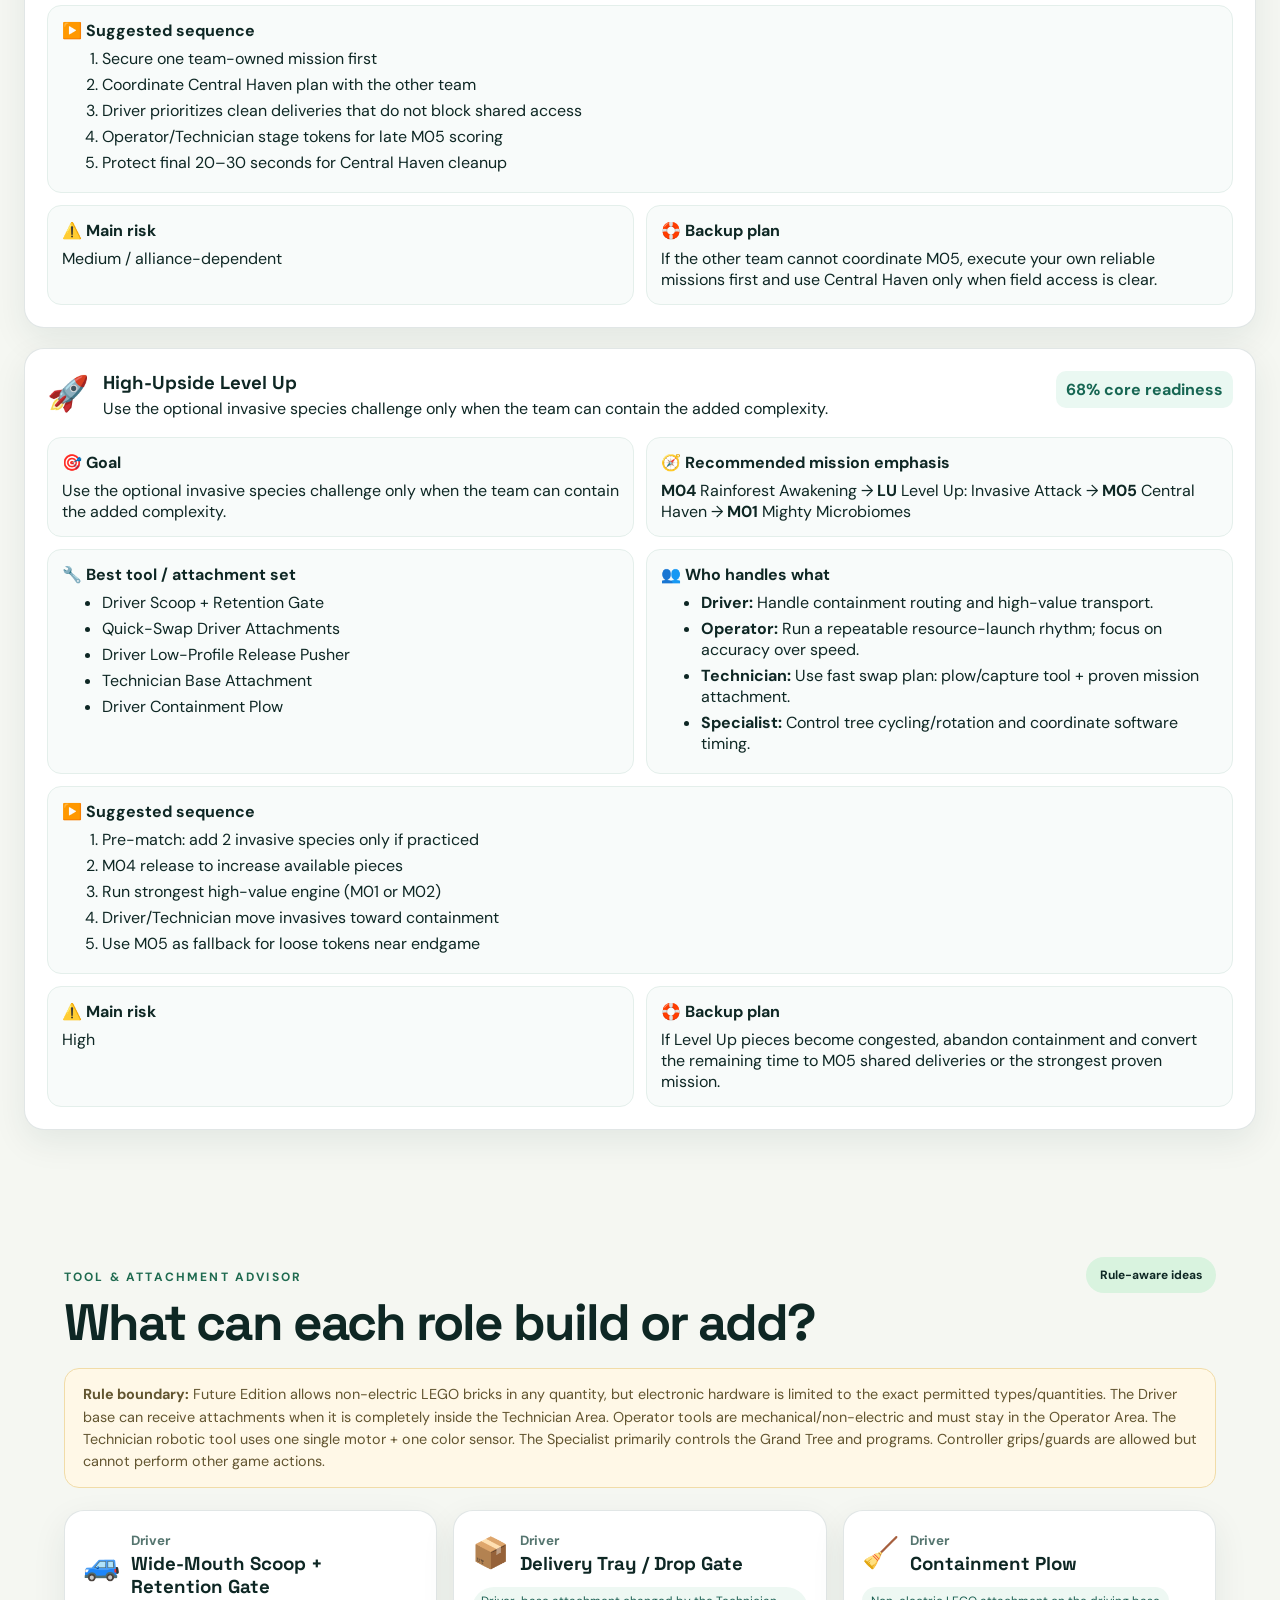
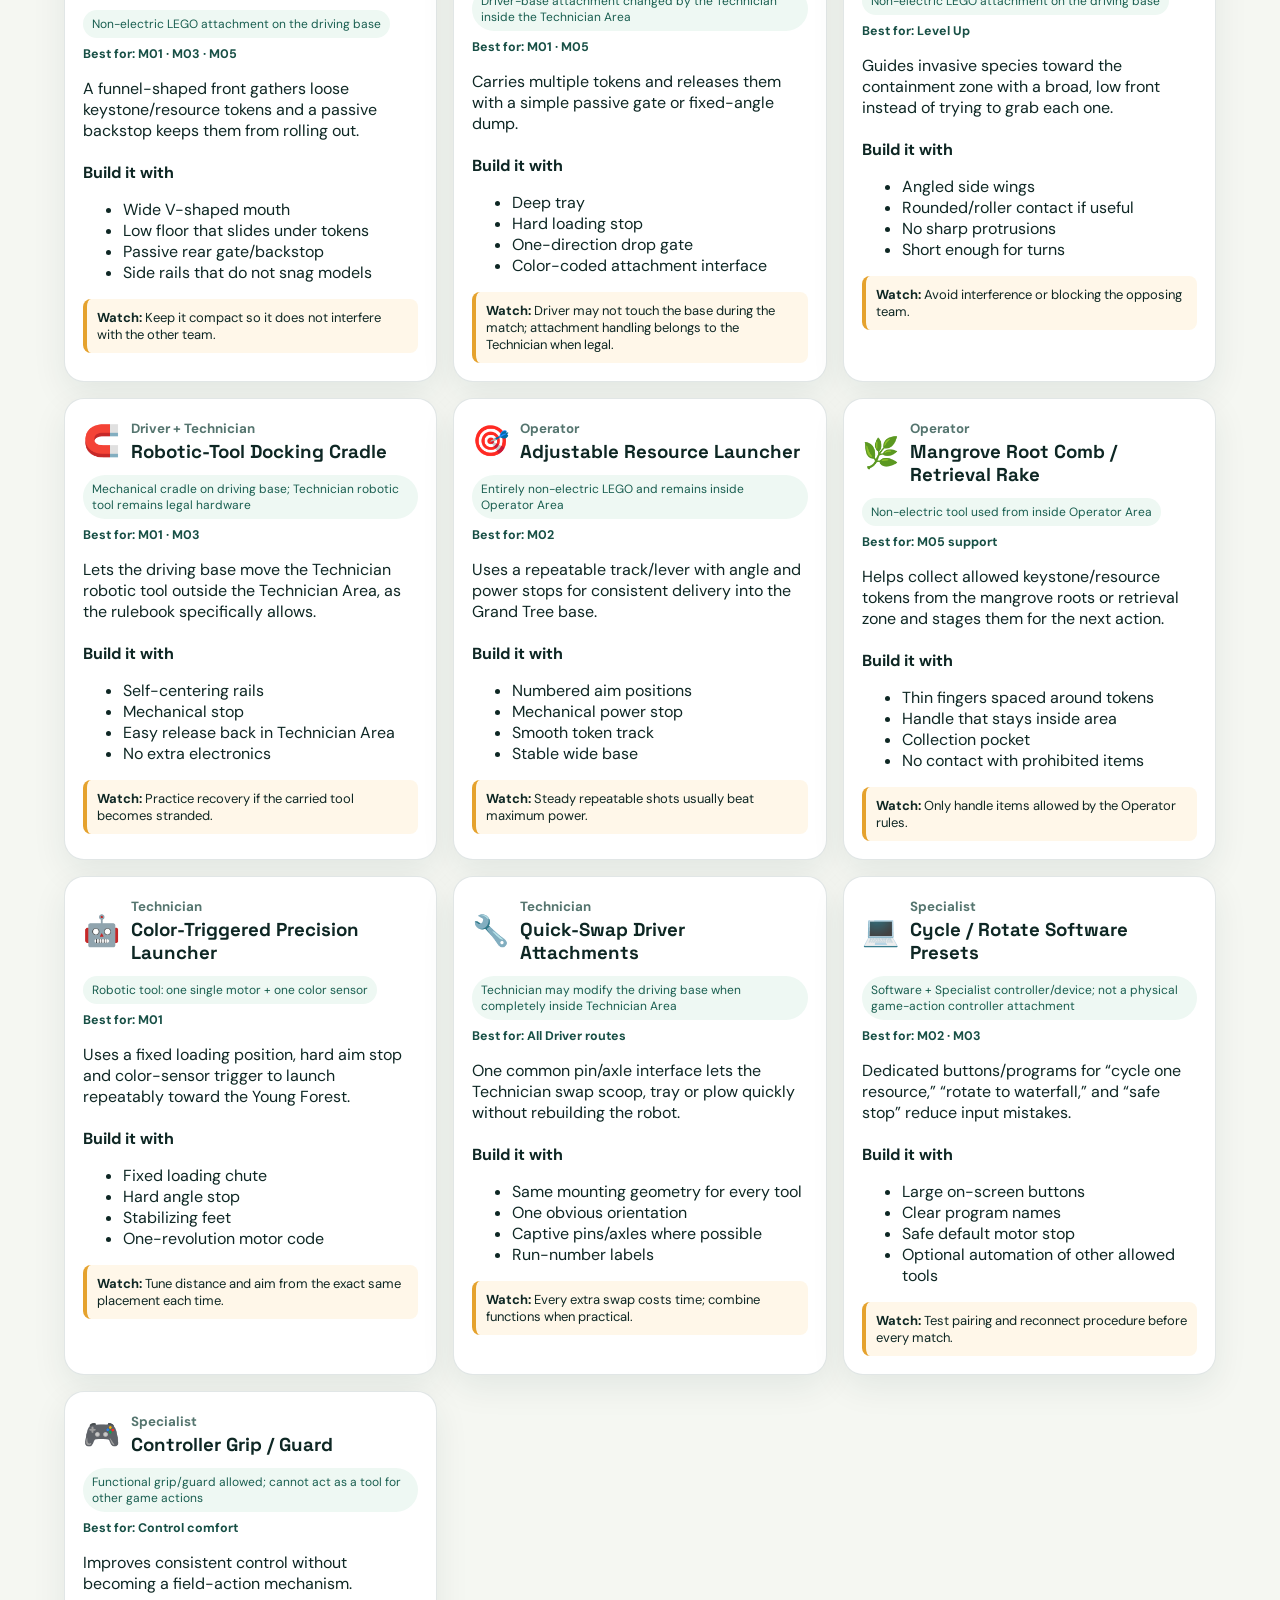
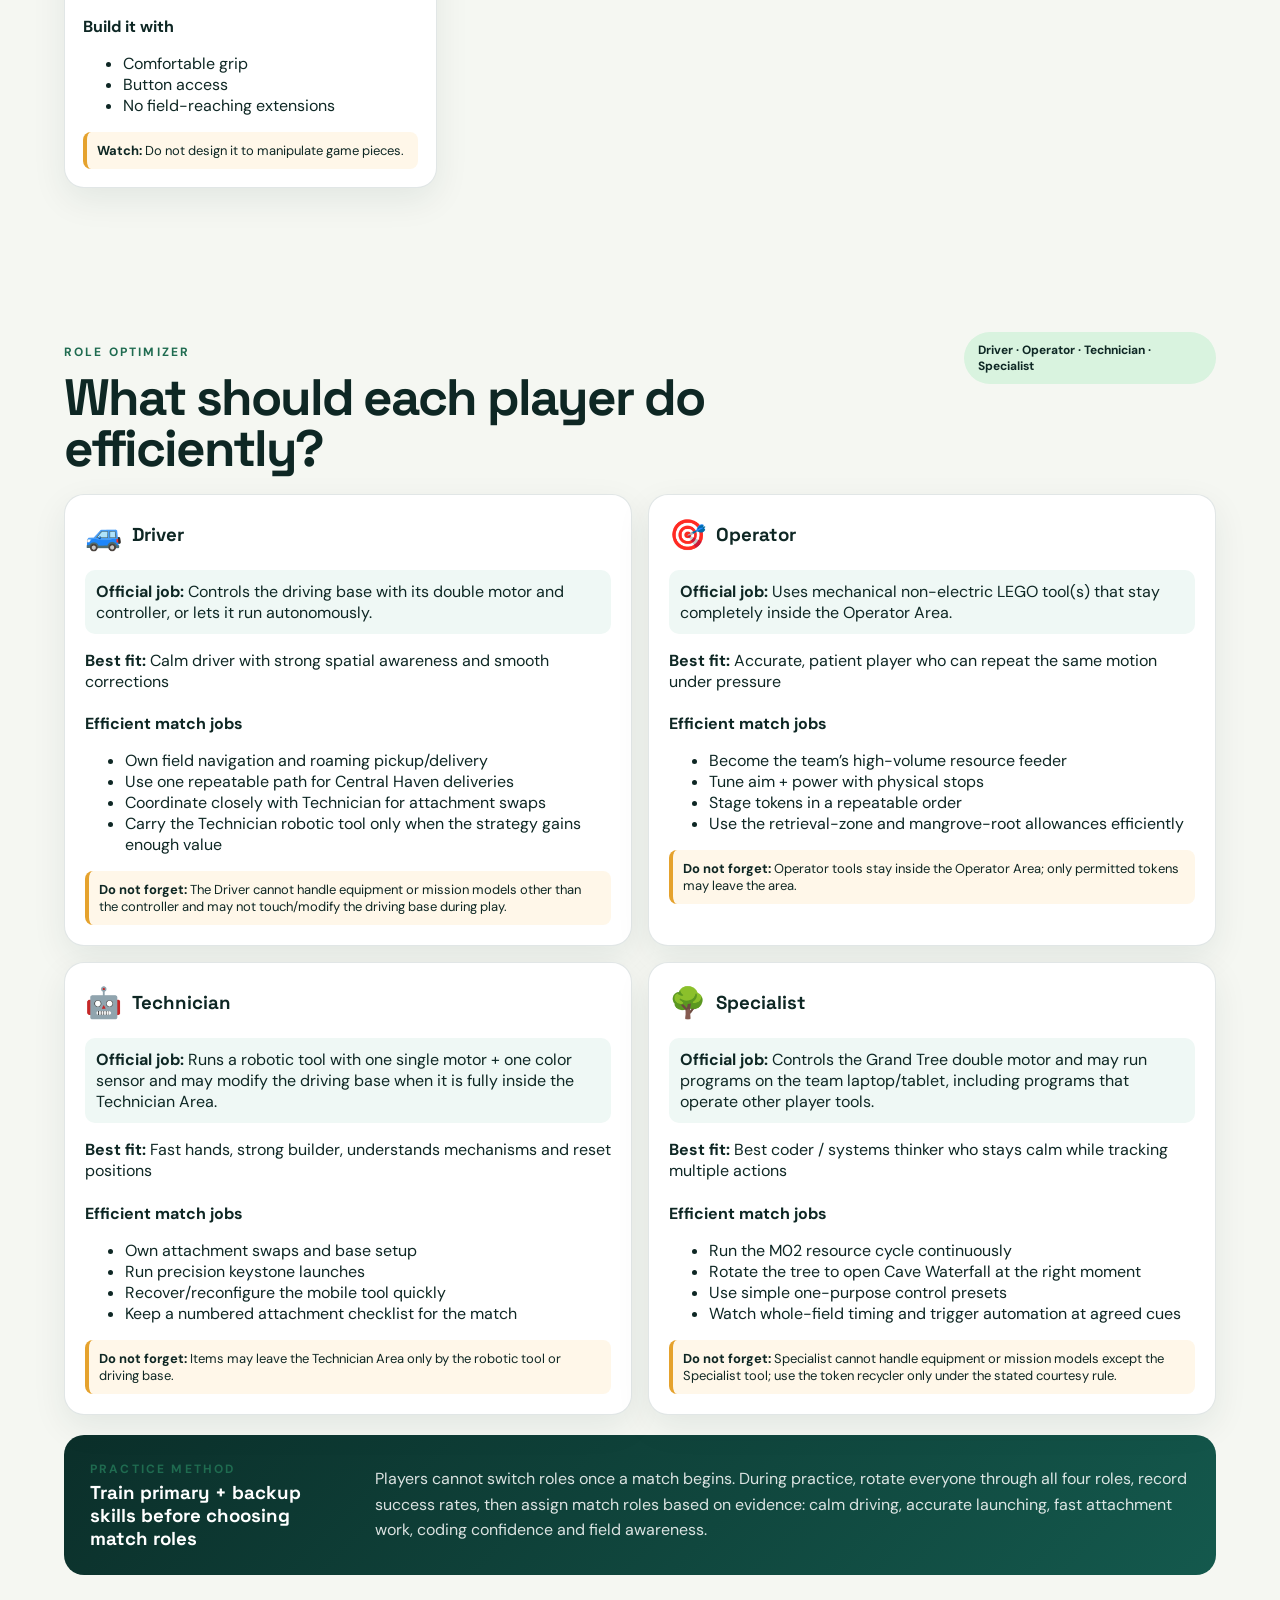
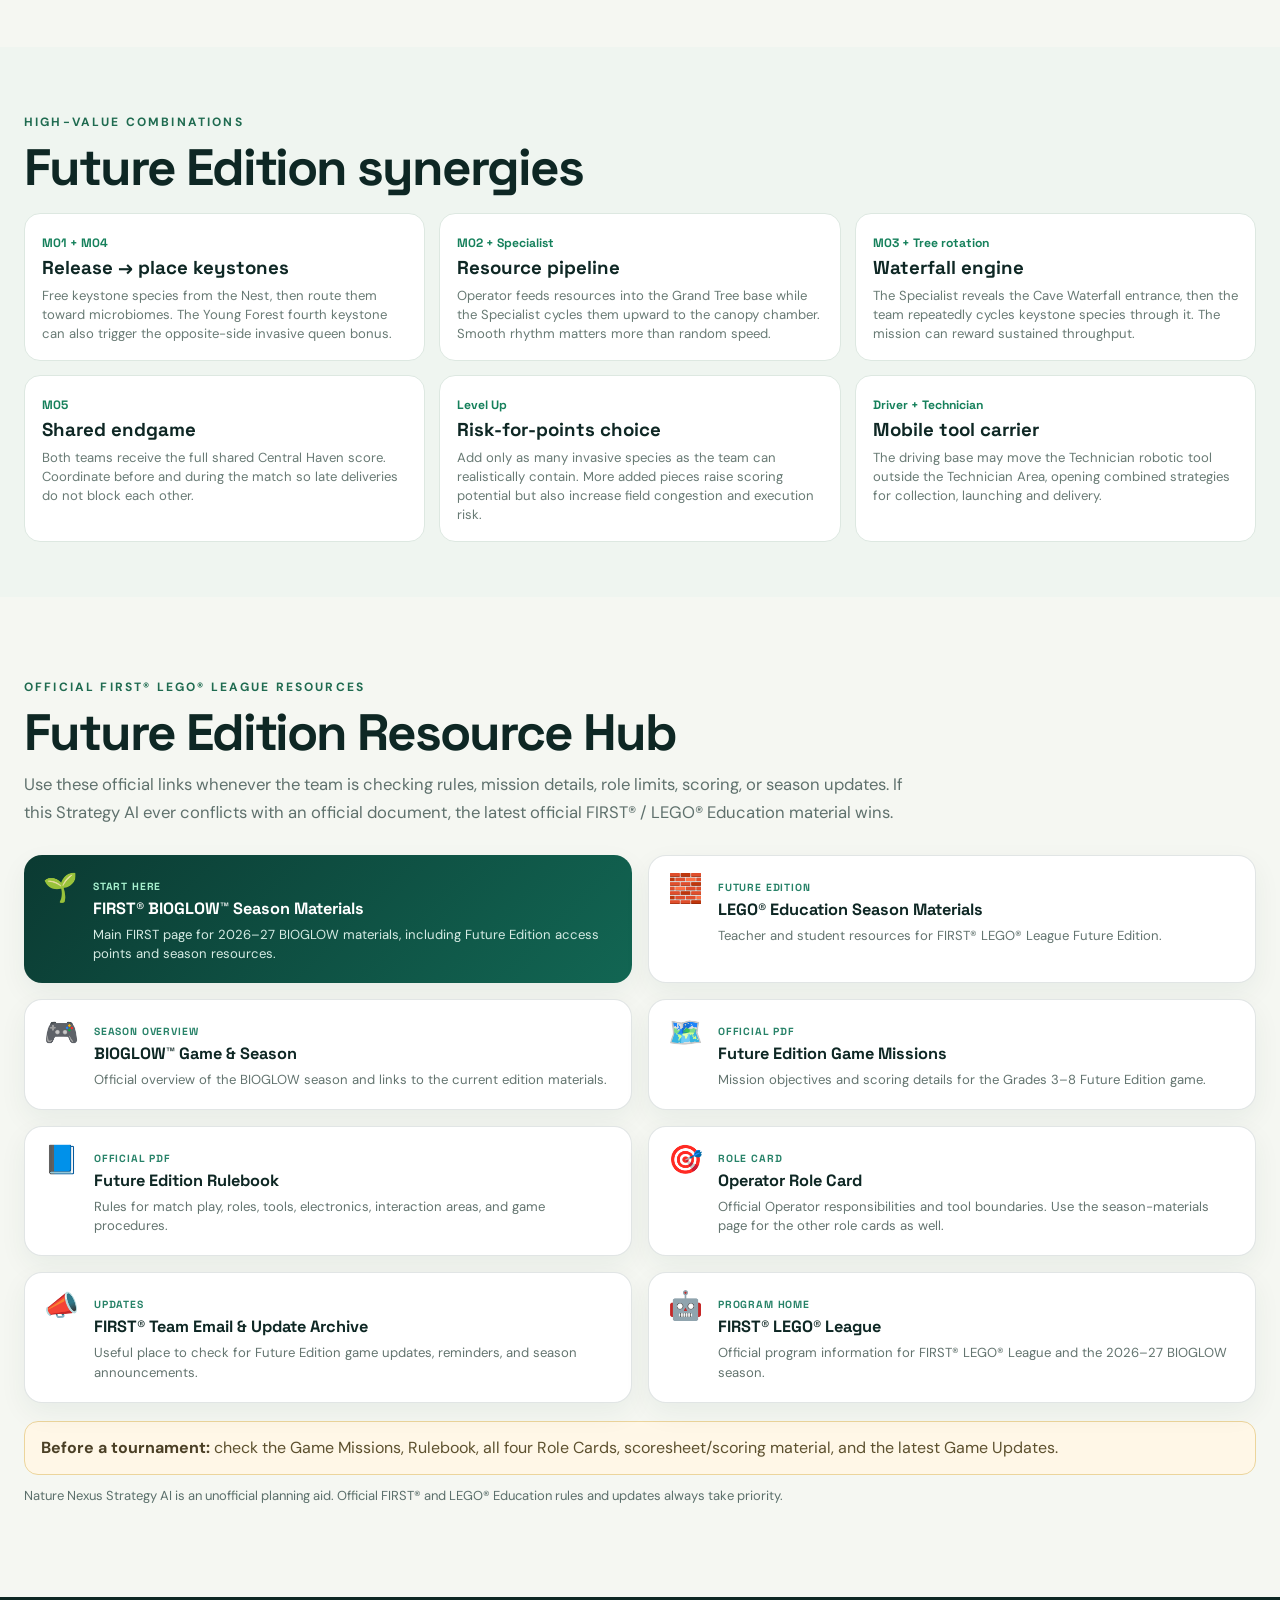
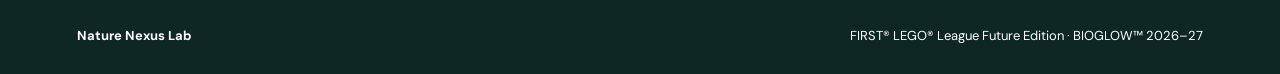
<file: strategy-ai.html>
<!doctype html>
<html lang="en">
<head>
  <meta charset="utf-8" />
  <meta name="viewport" content="width=device-width,initial-scale=1" />
  <meta name="theme-color" content="#0b2f2a" />
  <title>Nature Nexus | BIOGLOW Future Edition Strategy AI</title>
  <link rel="preconnect" href="https://fonts.googleapis.com">
  <link rel="preconnect" href="https://fonts.gstatic.com" crossorigin>
  <link href="https://fonts.googleapis.com/css2?family=DM+Sans:wght@400;500;600;700&family=Space+Grotesk:wght@500;600;700&display=swap" rel="stylesheet">
  <link rel="stylesheet" href="styles.css" />
  <link rel="stylesheet" href="strategy-ai.css" />
</head>
<body class="ai-page future-ai">
<header class="site-header">
  <a href="index.html" class="brand" aria-label="Nature Nexus Lab home">
    <span class="brand-mark">NN</span>
    <span><strong>Nature Nexus Lab</strong><small>FIRST® LEGO® League Future Edition · BIOGLOW™ · 2026–27</small></span>
  </a>
  <nav>
    <a href="index.html">Project Lab</a>
    <a href="#planner">Strategy AI</a>
    <a href="#attachments">Tools & Attachments</a>
    <a href="#roles">Roles</a>
    <a href="#sources">Official Sources</a>
  </nav>
</header>

<main>
  <section class="ai-hero">
    <div>
      <p class="eyebrow">NATURE NEXUS · FUTURE EDITION GAME TOOL</p>
      <h1>BIOGLOW™ Future Edition <span>Strategy AI</span></h1>
      <p class="lede">Build several strong plans for the alliance-based 2:30 game. The planner combines <strong>mission readiness, role efficiency, legal tool design, reliability, teamwork and fallback options</strong>.</p>
      <div class="hero-badges"><span>5 main missions</span><span>Level Up option</span><span>4 official roles</span><span>2:30 match</span><span>Alliance field</span></div>
    </div>
    <div class="ai-orb" aria-hidden="true"><div>AI</div><small>PLAN · TEST · COORDINATE</small></div>
  </section>

  <section class="ai-note important-note">
    <strong>Future Edition, not Founders Edition:</strong> This planner follows the official 2026–27 Future Edition Grades 3–8 game structure. Each match assigns one <b>Driver, Operator, Technician and Specialist</b>. Role-card example tools are starting points; teams may modify tool designs and code within the rulebook. Always use the latest FIRST/LEGO Education Game Updates as the final authority.
  </section>

  <section id="planner" class="future-planner">
    <aside class="control-panel">
      <p class="eyebrow">TEAM PROFILE</p>
      <h2>What is Nature Nexus ready for?</h2>
      <label class="control-label">Main priority
        <select id="priority">
          <option value="reliable">Reliability first</option>
          <option value="balanced" selected>Balanced score + reliability</option>
          <option value="score">Maximum scoring potential</option>
          <option value="coop">Coopertition / alliance coordination</option>
          <option value="simple">Simplest tools & actions</option>
        </select>
      </label>
      <label class="control-label">Level Up difficulty
        <select id="levelUp">
          <option value="0">Skip Level Up</option>
          <option value="2" selected>Add 2 invasive species</option>
          <option value="3">Add 3 invasive species</option>
          <option value="5">Add all 5 invasive species</option>
        </select>
      </label>
      <label class="switch-row"><input id="favorFewerTools" type="checkbox" checked><span>Prefer fewer / multipurpose attachments</span></label>
      <label class="switch-row"><input id="favorAutomation" type="checkbox"><span>Favor autonomous / programmed actions</span></label>
      <button id="generateBtn" class="ai-button">✦ Generate 5 complete strategies</button>
      <button id="resetBtn" class="secondary-button">Reset readiness</button>
      <div class="mini-tip"><strong>Practice tip:</strong> after every 5–10 attempts, update each mission readiness from real results. The planner then changes which strategies it recommends.</div>
    </aside>

    <div class="mission-config">
      <div class="section-head compact">
        <div><p class="eyebrow">MISSION READINESS</p><h2>Rate the team's current confidence</h2></div>
        <span class="pill light">0 = not ready · 100 = match ready</span>
      </div>
      <div id="missionGrid" class="future-mission-grid"></div>
    </div>
  </section>

  <section class="results-section">
    <div class="section-head">
      <div><p class="eyebrow">MULTIPLE “BEST” ANSWERS</p><h2>Five strategy styles</h2></div>
      <span id="profileSummary" class="pill light">Balanced profile</span>
    </div>
    <p class="section-intro">There is no single perfect Future Edition plan. The best plan depends on what the four players can execute reliably, how the other team cooperates, and how much risk Nature Nexus wants to accept.</p>
    <div id="strategyResults" class="future-strategy-results"></div>
  </section>

  <section id="attachments" class="attachment-section">
    <div class="section-head">
      <div><p class="eyebrow">TOOL & ATTACHMENT ADVISOR</p><h2>What can each role build or add?</h2></div>
      <span class="pill light">Rule-aware ideas</span>
    </div>
    <div class="role-warning"><strong>Rule boundary:</strong> Future Edition allows non-electric LEGO bricks in any quantity, but electronic hardware is limited to the exact permitted types/quantities. The Driver base can receive attachments when it is completely inside the Technician Area. Operator tools are mechanical/non-electric and must stay in the Operator Area. The Technician robotic tool uses one single motor + one color sensor. The Specialist primarily controls the Grand Tree and programs. Controller grips/guards are allowed but cannot perform other game actions.</div>
    <div id="attachmentGrid" class="future-tool-grid"></div>
  </section>

  <section id="roles" class="roles-section">
    <div class="section-head">
      <div><p class="eyebrow">ROLE OPTIMIZER</p><h2>What should each player do efficiently?</h2></div>
      <span class="pill light">Driver · Operator · Technician · Specialist</span>
    </div>
    <div id="officialRoleGrid" class="future-role-grid"></div>
    <div class="rotation-card">
      <div><span class="eyebrow">PRACTICE METHOD</span><h3>Train primary + backup skills before choosing match roles</h3></div>
      <p>Players cannot switch roles once a match begins. During practice, rotate everyone through all four roles, record success rates, then assign match roles based on evidence: calm driving, accurate launching, fast attachment work, coding confidence and field awareness.</p>
    </div>
  </section>

  <section class="synergy-section">
    <div class="section-head"><div><p class="eyebrow">HIGH-VALUE COMBINATIONS</p><h2>Future Edition synergies</h2></div></div>
    <div class="synergy-grid">
      <article><b>M01 + M04</b><h3>Release → place keystones</h3><p>Free keystone species from the Nest, then route them toward microbiomes. The Young Forest fourth keystone can also trigger the opposite-side invasive queen bonus.</p></article>
      <article><b>M02 + Specialist</b><h3>Resource pipeline</h3><p>Operator feeds resources into the Grand Tree base while the Specialist cycles them upward to the canopy chamber. Smooth rhythm matters more than random speed.</p></article>
      <article><b>M03 + Tree rotation</b><h3>Waterfall engine</h3><p>The Specialist reveals the Cave Waterfall entrance, then the team repeatedly cycles keystone species through it. The mission can reward sustained throughput.</p></article>
      <article><b>M05</b><h3>Shared endgame</h3><p>Both teams receive the full shared Central Haven score. Coordinate before and during the match so late deliveries do not block each other.</p></article>
      <article><b>Level Up</b><h3>Risk-for-points choice</h3><p>Add only as many invasive species as the team can realistically contain. More added pieces raise scoring potential but also increase field congestion and execution risk.</p></article>
      <article><b>Driver + Technician</b><h3>Mobile tool carrier</h3><p>The driving base may move the Technician robotic tool outside the Technician Area, opening combined strategies for collection, launching and delivery.</p></article>
    </div>
  </section>

  <section id="sources" class="sources-section resource-hub">
    <div class="section-head">
      <div>
        <p class="eyebrow">OFFICIAL FIRST® LEGO® LEAGUE RESOURCES</p>
        <h2>Future Edition Resource Hub</h2>
        <p class="section-intro">Use these official links whenever the team is checking rules, mission details, role limits, scoring, or season updates. If this Strategy AI ever conflicts with an official document, the latest official FIRST® / LEGO® Education material wins.</p>
      </div>
    </div>

    <div class="resource-grid">
      <a class="resource-card primary" href="https://www.firstinspires.org/resources/library/fll/season-materials" target="_blank" rel="noopener">
        <span class="resource-icon">🌱</span>
        <div><small>START HERE</small><h3>FIRST® BIOGLOW™ Season Materials</h3><p>Main FIRST page for 2026–27 BIOGLOW materials, including Future Edition access points and season resources.</p></div>
      </a>

      <a class="resource-card" href="https://education.lego.com/en-us/first-lego-league/season-materials/" target="_blank" rel="noopener">
        <span class="resource-icon">🧱</span>
        <div><small>FUTURE EDITION</small><h3>LEGO® Education Season Materials</h3><p>Teacher and student resources for FIRST® LEGO® League Future Edition.</p></div>
      </a>

      <a class="resource-card" href="https://www.firstinspires.org/programs/fll/game-and-season" target="_blank" rel="noopener">
        <span class="resource-icon">🎮</span>
        <div><small>SEASON OVERVIEW</small><h3>BIOGLOW™ Game & Season</h3><p>Official overview of the BIOGLOW season and links to the current edition materials.</p></div>
      </a>

      <a class="resource-card" href="https://assets.education.lego.com/v3/assets/blt293eea581807678a/blt459e8bb5a19be9e2/6a69a003c5cd7b190e301570/fll-future-3-8-bioglow-game-missions.pdf?locale=en-us" target="_blank" rel="noopener">
        <span class="resource-icon">🗺️</span>
        <div><small>OFFICIAL PDF</small><h3>Future Edition Game Missions</h3><p>Mission objectives and scoring details for the Grades 3–8 Future Edition game.</p></div>
      </a>

      <a class="resource-card" href="https://assets.education.lego.com/v3/assets/blt293eea581807678a/blt0ab6a9966c6b1311/6a69a004d2b04f14a12a973f/fll-future-3-8-bioglow-rulebook.pdf?locale=en-us" target="_blank" rel="noopener">
        <span class="resource-icon">📘</span>
        <div><small>OFFICIAL PDF</small><h3>Future Edition Rulebook</h3><p>Rules for match play, roles, tools, electronics, interaction areas, and game procedures.</p></div>
      </a>

      <a class="resource-card" href="https://assets.education.lego.com/v3/assets/blt293eea581807678a/blt212441cab0b88d19/6a69a00311c38fa1c9eef11f/fll-future-3-8-bioglow-role-card-operator.pdf?locale=en-us" target="_blank" rel="noopener">
        <span class="resource-icon">🎯</span>
        <div><small>ROLE CARD</small><h3>Operator Role Card</h3><p>Official Operator responsibilities and tool boundaries. Use the season-materials page for the other role cards as well.</p></div>
      </a>

      <a class="resource-card" href="https://www.firstinspires.org/resources/library/fll/email-blast-archive" target="_blank" rel="noopener">
        <span class="resource-icon">📣</span>
        <div><small>UPDATES</small><h3>FIRST® Team Email & Update Archive</h3><p>Useful place to check for Future Edition game updates, reminders, and season announcements.</p></div>
      </a>

      <a class="resource-card" href="https://www.firstinspires.org/programs/fll/" target="_blank" rel="noopener">
        <span class="resource-icon">🤖</span>
        <div><small>PROGRAM HOME</small><h3>FIRST® LEGO® League</h3><p>Official program information for FIRST® LEGO® League and the 2026–27 BIOGLOW season.</p></div>
      </a>
    </div>

    <div class="resource-checklist">
      <strong>Before a tournament:</strong> check the Game Missions, Rulebook, all four Role Cards, scoresheet/scoring material, and the latest Game Updates.
    </div>
    <p class="fine-print">Nature Nexus Strategy AI is an unofficial planning aid. Official FIRST® and LEGO® Education rules and updates always take priority.</p>
  </section>
</main>

<footer><strong>Nature Nexus Lab</strong><span>FIRST® LEGO® League Future Edition · BIOGLOW™ 2026–27</span></footer>
<script src="strategy-ai.js"></script>
</body>
</html>
</file>
<file: styles.css>
:root{--ink:#102a24;--green:#1f6b50;--mint:#d9f3df;--lime:#cde76b;--cream:#f7f3e8;--blue:#83c9d8;--line:rgba(16,42,36,.14);--white:#fff}*{box-sizing:border-box}html{scroll-behavior:smooth}body{margin:0;font-family:'DM Sans',sans-serif;color:var(--ink);background:var(--cream)}a{color:inherit}.site-header{position:sticky;top:0;z-index:20;display:flex;justify-content:space-between;align-items:center;padding:14px clamp(20px,4vw,64px);background:rgba(247,243,232,.9);backdrop-filter:blur(12px);border-bottom:1px solid var(--line)}.brand{display:flex;gap:10px;align-items:center;text-decoration:none}.brand-mark{display:grid;place-items:center;width:42px;height:42px;border-radius:50%;background:var(--ink);color:var(--lime);font:700 14px 'Space Grotesk'}.brand strong,.brand small{display:block}.brand small{font-size:10px;letter-spacing:.12em;margin-top:2px}.site-header nav{display:flex;gap:22px}.site-header nav a{text-decoration:none;font-size:14px;font-weight:600}.hero{min-height:78vh;display:grid;grid-template-columns:1.15fr .85fr;align-items:center;gap:48px;padding:80px clamp(24px,6vw,90px);background:linear-gradient(135deg,#f7f3e8 0%,#edf6e9 65%,#d9f3df 100%)}.eyebrow{font-size:12px;font-weight:700;letter-spacing:.18em;text-transform:uppercase;color:var(--green)}h1,h2,h3{font-family:'Space Grotesk',sans-serif}h1{font-size:clamp(48px,6.3vw,92px);line-height:.95;letter-spacing:-.055em;margin:18px 0 24px;max-width:900px}h1 em{font-style:normal;color:var(--green)}h2{font-size:clamp(34px,4vw,58px);line-height:1;letter-spacing:-.04em;margin:10px 0 20px}h3{margin:8px 0 10px}.lede{font-size:19px;line-height:1.6;max-width:780px}.hero-actions{display:flex;gap:12px;margin:28px 0}.btn{display:inline-block;padding:13px 19px;border-radius:999px;text-decoration:none;font-weight:700}.primary{background:var(--ink);color:white}.ghost{border:1px solid var(--ink)}.note,.fineprint{font-size:12px;line-height:1.5;opacity:.7}.hero-visual{display:grid;place-items:center}.lake-orb{position:relative;width:min(42vw,480px);aspect-ratio:1;border-radius:50%;background:radial-gradient(circle at 35% 30%,#bce6eb,#63afbf 50%,#286f72 85%);box-shadow:0 35px 80px rgba(16,42,36,.18);overflow:hidden}.ripple{position:absolute;border:1px solid rgba(255,255,255,.6);border-radius:50%;left:50%;top:58%;transform:translate(-50%,-50%)}.r1{width:35%;height:16%}.r2{width:58%;height:27%}.r3{width:82%;height:40%}.robot{position:absolute;left:46%;top:48%;display:grid;place-items:center;width:60px;height:60px;border-radius:16px;background:var(--ink);color:var(--lime);font-size:30px;transform:rotate(8deg)}.sensor{position:absolute;background:rgba(255,255,255,.88);padding:8px 11px;border-radius:999px;font:700 11px 'Space Grotesk';box-shadow:0 8px 22px rgba(16,42,36,.13)}.s1{left:15%;top:25%}.s2{right:12%;top:24%}.s3{left:12%;bottom:22%}.s4{right:10%;bottom:24%}.section{padding:90px clamp(24px,6vw,90px)}.intro-grid{display:grid;grid-template-columns:1fr 1fr;gap:70px}.prose{font-size:19px;line-height:1.7}.cards{display:grid;gap:18px}.cards.three{grid-template-columns:repeat(3,1fr)}.card{background:rgba(255,255,255,.6);border:1px solid var(--line);border-radius:22px;padding:28px}.card .num{font:700 13px 'Space Grotesk';color:var(--green)}.card p{line-height:1.55}.dark{background:var(--ink);color:white}.dark .eyebrow{color:var(--lime)}.section-head{display:flex;align-items:flex-start;justify-content:space-between;gap:20px}.pill{padding:9px 13px;border-radius:999px;background:rgba(205,231,107,.14);border:1px solid rgba(205,231,107,.35);color:var(--lime);font-size:12px;font-weight:700}.pill.light{background:var(--mint);border-color:transparent;color:var(--ink)}.robot-grid{display:grid;grid-template-columns:1.05fr .95fr;gap:46px;margin-top:34px}.system-diagram{position:relative;min-height:480px;border:1px solid rgba(255,255,255,.16);border-radius:30px;background:radial-gradient(circle at center,rgba(205,231,107,.09),transparent 44%)}.system-diagram svg{position:absolute;inset:0;width:100%;height:100%;z-index:0}.system-diagram path{stroke:rgba(255,255,255,.25);stroke-width:.45;fill:none}.brain{position:absolute;left:50%;top:50%;transform:translate(-50%,-50%);z-index:2;width:150px;height:150px;border-radius:50%;display:grid;place-content:center;text-align:center;background:var(--lime);color:var(--ink);font:500 16px 'Space Grotesk'}.node{position:absolute;left:var(--x);top:var(--y);z-index:2;width:150px;padding:12px 14px;border-radius:15px;background:#fff;color:var(--ink);font-weight:700}.node b{margin-right:5px}.node small{display:block;margin-left:20px;font-weight:500;opacity:.6}.node.done{outline:2px solid var(--lime)}.node.next{outline:2px solid var(--blue)}.node.planned{opacity:.85}.build-list{display:flex;flex-direction:column;gap:0}.sensor-row{padding:18px 0;border-top:1px solid rgba(255,255,255,.15)}.sensor-row strong,.sensor-row span{display:block}.sensor-row span{opacity:.72;margin-top:4px;line-height:1.45}.section-copy{font-size:18px;line-height:1.6;max-width:850px}.lab-grid{display:grid;grid-template-columns:1fr .8fr;gap:70px;align-items:center;margin-top:42px}.controls label{display:grid;grid-template-columns:1fr auto;gap:10px;font-weight:700;margin:0 0 28px}.controls output{font-weight:500;color:var(--green)}input[type=range]{grid-column:1/-1;width:100%;accent-color:var(--green)}.gauge-wrap{text-align:center}.gauge{--score:52;width:260px;height:260px;margin:auto;border-radius:50%;display:grid;place-items:center;background:conic-gradient(var(--green) calc(var(--score)*1%),#d9dfd5 0);position:relative}.gauge:before{content:"";position:absolute;inset:22px;background:var(--cream);border-radius:50%}.gauge div{z-index:1}.gauge strong{display:block;font:700 62px 'Space Grotesk'}.gauge span{font-size:12px;text-transform:uppercase;letter-spacing:.12em}.notebook{background:#eef3e8}.timeline{display:grid;grid-template-columns:repeat(3,1fr);gap:16px;margin-top:30px}.timeline article{min-height:220px;background:var(--cream);padding:25px;border-radius:20px}.timeline time{font-size:11px;font-weight:700;letter-spacing:.15em;color:var(--green)}.timeline p{line-height:1.5}.expert-section{background:#dfeee5}.dashboard{background:#152e29;color:white}.live-dot{font-size:12px;padding:8px 12px;border-radius:999px;border:1px solid rgba(255,255,255,.25)}.metrics{display:grid;grid-template-columns:repeat(3,1fr);gap:1px;background:rgba(255,255,255,.16);margin-top:30px}.metrics div{padding:28px;background:#152e29}.metrics span,.metrics small,.metrics strong{display:block}.metrics strong{font:700 38px 'Space Grotesk';margin:8px 0}.metrics small{opacity:.6}.source-grid{display:grid;grid-template-columns:1fr 1fr;gap:14px;margin:30px 0}.source-grid a{text-decoration:none;background:white;border:1px solid var(--line);padding:20px;border-radius:16px}.source-grid strong,.source-grid span{display:block}.source-grid span{font-size:13px;opacity:.7;margin-top:4px;line-height:1.4}footer{display:flex;justify-content:space-between;gap:20px;padding:30px clamp(24px,6vw,90px);background:var(--ink);color:white;font-size:13px} @media(max-width:900px){.site-header nav{display:none}.hero,.intro-grid,.robot-grid,.lab-grid{grid-template-columns:1fr}.hero{padding-top:50px}.hero-visual{order:-1}.lake-orb{width:min(80vw,420px)}.cards.three,.timeline,.metrics,.source-grid{grid-template-columns:1fr}.system-diagram{min-height:560px}.node{width:130px;font-size:13px}.section-head{display:block}.pill{display:inline-block;margin-bottom:18px}footer{flex-direction:column}}

/* Expert journey */
.expert-note{border:1px solid rgba(24,67,57,.14);border-radius:24px;padding:28px;margin-top:22px;background:#fff;box-shadow:0 12px 35px rgba(18,48,42,.06)}
.expert-note.verified{border-left:5px solid #2d7d67}
.expert-top{display:flex;justify-content:space-between;gap:20px;align-items:flex-start;margin-bottom:18px}
.expert-tag{display:inline-block;font-size:.73rem;letter-spacing:.08em;text-transform:uppercase;font-weight:700;color:#2d7d67;margin-bottom:7px}
.expert-note h3{margin:.1rem 0 .25rem;font-size:1.55rem}
.expert-role{margin:0;color:#617069}
.meeting-badge,.pending-label{display:inline-block;border-radius:999px;padding:7px 11px;font-size:.72rem;font-weight:700;white-space:nowrap;background:#e8f5ef;color:#236653}
.expert-columns{display:grid;grid-template-columns:1.15fr 1fr;gap:28px}
.expert-columns h4{margin:.3rem 0 .7rem;font-size:.98rem}
.expert-columns ul{margin:0;padding-left:1.15rem;color:#42544d}
.expert-columns li{margin:.48rem 0;line-height:1.5}
.learn-list strong{color:#173f34}
.design-impact{margin-top:20px;padding:16px 18px;border-radius:16px;background:#f1f7f4}
.design-impact p{margin:.4rem 0 0;line-height:1.55}
.expert-pending-grid{display:grid;grid-template-columns:1fr 1fr;gap:20px;margin-top:22px}
.expert-note.pending{margin-top:0;background:#fafbfa;border-style:dashed}
.expert-note.pending p{color:#65736d;line-height:1.55}
.pending-label{margin-top:8px;background:#f0f1ef;color:#626862}
@media (max-width:800px){.expert-top{display:block}.meeting-badge{margin-top:12px}.expert-columns,.expert-pending-grid{grid-template-columns:1fr}}

/* Expert meeting journey */
.expert-journey{display:grid;grid-template-columns:repeat(3,1fr);gap:14px;margin:24px 0 30px}
.expert-journey>div{background:#f6faf8;border:1px solid #d9e9e1;border-radius:16px;padding:16px;display:grid;grid-template-columns:34px 1fr;column-gap:10px;align-items:center}
.expert-journey span{grid-row:1/3;width:34px;height:34px;border-radius:50%;background:#163f35;color:#fff;display:grid;place-items:center;font-weight:700}
.expert-journey strong{font-family:'Space Grotesk',sans-serif;font-size:.98rem;color:#153a32}
.expert-journey small{color:#587168;line-height:1.35;margin-top:2px}
@media(max-width:760px){.expert-journey{grid-template-columns:1fr}}


/* Proposed device concept */
.concept-section{background:#f8fbf8}
.concept-figure{margin:34px 0 28px;background:#fff;border:1px solid var(--line);border-radius:24px;padding:14px;box-shadow:0 18px 50px rgba(16,42,36,.08)}
.concept-figure img{display:block;width:100%;height:auto;border-radius:16px}
.concept-figure figcaption{font-size:13px;line-height:1.55;color:#53645e;padding:14px 8px 5px}
.concept-grid{display:grid;grid-template-columns:repeat(2,1fr);gap:16px;margin-top:28px}
.concept-card{background:#fff;border:1px solid var(--line);border-radius:20px;padding:24px}
.concept-card span{display:inline-grid;place-items:center;width:34px;height:34px;border-radius:50%;background:var(--ink);color:var(--lime);font:700 12px 'Space Grotesk'}
.concept-card h3{font-size:1.15rem;margin-top:14px}
.concept-card p{margin-bottom:0;line-height:1.6;color:#4f625b}
.concept-note{margin-top:20px;padding:20px 22px;border-radius:18px;background:#e8f3ec;border-left:5px solid var(--green)}
.concept-note p{margin:.45rem 0 0;line-height:1.55}
@media(max-width:760px){.concept-grid{grid-template-columns:1fr}.concept-figure{padding:8px}.concept-figure figcaption{padding:12px 6px 4px}}
</file>
<file: strategy-ai.css>
:root{--ai:#32d39b;--ai2:#9af07a;--ink:#0e2724;--cream:#f3f3eb;--panel:#fff;--muted:#5f716d;--line:#dce6df;--navy:#0b2f2a}
*{box-sizing:border-box}.ai-page{background:#f5f7f2;color:var(--ink)}
.ai-hero{min-height:420px;padding:110px max(5vw,28px) 65px;background:radial-gradient(circle at 75% 20%,#18594e 0,#0b2f2a 40%,#071f1c 80%);color:white;display:grid;grid-template-columns:1.5fr .65fr;gap:40px;align-items:center}.ai-hero h1{font-family:'Space Grotesk',sans-serif;font-size:clamp(3rem,7vw,6.6rem);line-height:.9;margin:12px 0 24px;letter-spacing:-.055em}.ai-hero h1 span{color:var(--ai2)}.ai-hero .lede{max-width:790px;color:#d7e9e2;font-size:1.18rem}.hero-badges{display:flex;gap:10px;flex-wrap:wrap;margin-top:26px}.hero-badges span{border:1px solid #ffffff35;background:#ffffff0f;border-radius:999px;padding:8px 12px;font-size:.83rem}.ai-orb{width:250px;aspect-ratio:1;border-radius:50%;justify-self:center;display:grid;place-content:center;text-align:center;background:radial-gradient(circle at 35% 30%,#72f2bd,#1a9a72 40%,#0b4338 72%);box-shadow:0 0 0 18px #ffffff08,0 0 0 40px #ffffff04,0 30px 70px #0006}.ai-orb div{font:700 5.4rem/1 'Space Grotesk';letter-spacing:-.08em}.ai-orb small{font-weight:700;letter-spacing:.14em}.ai-note{margin:-26px auto 30px;position:relative;max-width:1180px;background:#fef3bb;border:1px solid #e7d47a;padding:18px 22px;border-radius:16px;box-shadow:0 10px 30px #0b2f2a12}.planner-wrap{max-width:1280px;margin:0 auto;padding:35px 24px 30px;display:grid;grid-template-columns:310px 1fr;gap:28px}.control-panel{background:var(--navy);color:white;border-radius:22px;padding:24px;height:max-content;position:sticky;top:88px}.control-panel h2{font-size:1.65rem;margin:4px 0 22px}.control-label{display:block;font-weight:700;font-size:.88rem;margin:15px 0}.control-label select,.control-label input{width:100%;margin-top:7px;border:1px solid #ffffff2b;background:#fff;color:#17322f;border-radius:10px;padding:11px;font:inherit}.inline-input{position:relative}.inline-input span{position:absolute;right:12px;top:18px;color:#5c6a67}.switch-row{display:flex;gap:10px;font-size:.84rem;line-height:1.35;margin:14px 0;color:#d9e8e3}.switch-row input{accent-color:var(--ai);width:18px;height:18px;flex:0 0 auto}.ai-button,.secondary-button{width:100%;border:0;border-radius:12px;padding:13px 14px;font:700 .95rem 'DM Sans';cursor:pointer}.ai-button{background:var(--ai2);color:#0a2a24;margin-top:10px}.secondary-button{background:#ffffff10;color:white;border:1px solid #ffffff25;margin-top:9px}.mini-tip{margin-top:18px;padding-top:18px;border-top:1px solid #ffffff20;font-size:.78rem;color:#bcd2cb;line-height:1.5}.mission-config{min-width:0}.section-head.compact{margin-bottom:14px}.legend{font-size:.78rem;color:var(--muted);display:flex;align-items:center;gap:6px;flex-wrap:wrap}.dot{width:8px;height:8px;border-radius:50%;display:inline-block;margin-left:7px}.dot.ready{background:#23b87f}.dot.testing{background:#e7ad2d}.dot.later{background:#9ba7a3}.mission-grid{display:grid;grid-template-columns:repeat(3,minmax(0,1fr));gap:12px}.mission-card{background:white;border:1px solid var(--line);border-radius:16px;padding:15px;transition:.15s;position:relative;overflow:hidden}.mission-card:hover{transform:translateY(-2px);box-shadow:0 10px 25px #183d3210}.mission-card::before{content:"";position:absolute;left:0;top:0;bottom:0;width:4px;background:#9ba7a3}.mission-card[data-status="ready"]::before{background:#23b87f}.mission-card[data-status="testing"]::before{background:#e7ad2d}.mission-card .mission-top{display:flex;justify-content:space-between;gap:8px;align-items:flex-start}.mission-id{font:700 .72rem 'Space Grotesk';color:#65817a;letter-spacing:.06em}.mission-card h3{font-size:1rem;margin:3px 0 6px}.pts{font:700 .8rem 'Space Grotesk';padding:5px 8px;border-radius:8px;background:#eaf7ef;color:#176f4f;white-space:nowrap}.mission-card p{font-size:.77rem;color:#647570;line-height:1.35;min-height:42px}.mission-controls{display:grid;grid-template-columns:1.25fr .75fr;gap:7px;margin-top:10px}.mission-controls label{font-size:.66rem;font-weight:700;color:#62746f}.mission-controls select,.mission-controls input{display:block;width:100%;margin-top:4px;border:1px solid #d7e1dd;border-radius:8px;padding:7px;background:#fafcf9;font:inherit}.reliability-row{display:flex;justify-content:space-between;margin-top:8px;font-size:.7rem;color:#71817d}.relbar{height:5px;background:#e7ece9;border-radius:99px;overflow:hidden;margin-top:4px}.relbar i{display:block;height:100%;background:linear-gradient(90deg,#eab648,#2ac287);width:70%}.results-section,.synergy-section,.updates-section,.rules-source{max-width:1280px;margin:0 auto;padding:55px 24px}.strategy-results{display:grid;grid-template-columns:repeat(2,minmax(0,1fr));gap:18px}.strategy-card{background:white;border:1px solid var(--line);border-radius:20px;padding:20px;box-shadow:0 12px 35px #173e3310}.strategy-card.featured{grid-column:1/-1;background:linear-gradient(125deg,#0c342e,#155246);color:white;border:0}.strategy-card.featured .strategy-desc,.strategy-card.featured .stat small,.strategy-card.featured .why{color:#cfe2db}.strategy-head{display:flex;justify-content:space-between;gap:12px;align-items:flex-start}.strategy-name{display:flex;gap:12px}.strategy-icon{width:42px;height:42px;border-radius:12px;background:#eaf7ef;display:grid;place-items:center;font-size:1.25rem}.featured .strategy-icon{background:#ffffff14}.strategy-card h3{margin:0 0 3px;font-size:1.3rem}.strategy-desc{margin:0;color:#677872;font-size:.85rem}.score-chip{font:700 1.15rem 'Space Grotesk';background:#e9f7ef;color:#176e50;padding:8px 10px;border-radius:10px;white-space:nowrap}.featured .score-chip{background:#9af07a;color:#0d332c}.stats{display:grid;grid-template-columns:repeat(4,1fr);gap:8px;margin:18px 0}.stat{border:1px solid #dfe8e3;border-radius:10px;padding:9px}.featured .stat{border-color:#ffffff20;background:#ffffff08}.stat b{display:block;font:700 1rem 'Space Grotesk'}.stat small{color:#73827e;font-size:.67rem}.run-list{display:grid;gap:8px}.run{display:grid;grid-template-columns:64px 1fr auto;gap:10px;align-items:center;padding:10px 11px;background:#f5f8f5;border-radius:11px}.featured .run{background:#ffffff0d}.run-tag{font:700 .7rem 'Space Grotesk';color:#55726a}.featured .run-tag{color:#aee6d3}.run-missions{font-size:.8rem}.run-points{font:700 .8rem 'Space Grotesk';color:#24825f}.featured .run-points{color:#9af07a}.why{font-size:.78rem;color:#697b75;margin:13px 0 0;line-height:1.45}.synergy-section{background:#eff5f0;max-width:none;padding-left:max(24px,calc((100vw - 1232px)/2));padding-right:max(24px,calc((100vw - 1232px)/2))}.synergy-grid{display:grid;grid-template-columns:repeat(3,1fr);gap:14px}.synergy-grid article{background:white;border-radius:16px;padding:17px;border:1px solid #dde8e1}.synergy-grid b{font:700 .76rem 'Space Grotesk';color:#15805b}.synergy-grid h3{margin:4px 0 7px}.synergy-grid p{font-size:.82rem;color:#687a74;line-height:1.45;margin:0}.update-cards{display:grid;grid-template-columns:repeat(3,1fr);gap:14px}.update-cards article{background:#102f2b;color:white;border-radius:16px;padding:20px}.update-cards span{font:700 .7rem 'Space Grotesk';color:#9af07a}.update-cards h3{margin:7px 0}.update-cards p{font-size:.83rem;color:#d2e2dc;line-height:1.5}.rules-source{border-top:1px solid #dfe6e1}.rules-source p{max-width:900px;color:#667871}.source-actions{display:flex;gap:10px;flex-wrap:wrap;margin-top:18px}
@media(max-width:980px){.ai-hero{grid-template-columns:1fr}.ai-orb{display:none}.planner-wrap{grid-template-columns:1fr}.control-panel{position:static}.mission-grid{grid-template-columns:repeat(2,1fr)}.strategy-results,.synergy-grid,.update-cards{grid-template-columns:1fr 1fr}.strategy-card.featured{grid-column:auto}}
@media(max-width:620px){.mission-grid,.strategy-results,.synergy-grid,.update-cards{grid-template-columns:1fr}.planner-wrap{padding-inline:14px}.ai-hero{padding-inline:20px}.stats{grid-template-columns:1fr 1fr}.run{grid-template-columns:52px 1fr}.run-points{grid-column:2}.site-header nav{display:none}}

/* Attachment advisor + role optimizer */
.attachment-section,.roles-section{padding:72px clamp(20px,5vw,72px);max-width:1500px;margin:auto}
.section-intro{max-width:900px;color:var(--muted,#60716c);font-size:1.04rem;line-height:1.7;margin:-8px 0 28px}
.attachment-grid{display:grid;grid-template-columns:repeat(4,minmax(0,1fr));gap:16px}
.attachment-card{position:relative;background:#fff;border:1px solid rgba(11,47,42,.12);border-radius:20px;padding:22px;box-shadow:0 10px 28px rgba(17,60,54,.06)}
.attachment-card h3{margin:8px 0 4px;font-size:1.05rem}.attachment-card p{font-size:.9rem;line-height:1.55;color:#61706b}.attachment-card ul{padding-left:18px;margin:12px 0 0;color:#44534f;font-size:.84rem;line-height:1.55}.attachment-icon{font-size:1.8rem}.attachment-type{position:absolute;right:16px;top:16px;text-transform:uppercase;letter-spacing:.06em;font-size:.65rem;font-weight:800;padding:5px 8px;border-radius:999px;background:#e8f7f1;color:#147154}.mission-use{font-size:.78rem;color:#1a8d68}.attachment-principles{display:grid;grid-template-columns:repeat(4,1fr);gap:12px;margin-top:22px}.attachment-principles article{background:#0e3e37;color:#fff;border-radius:16px;padding:18px}.attachment-principles b{display:inline-grid;place-items:center;width:28px;height:28px;border-radius:50%;background:#7ce0b9;color:#0d382f}.attachment-principles h3{font-size:.95rem;margin:10px 0 5px}.attachment-principles p{margin:0;opacity:.8;font-size:.82rem;line-height:1.5}
.attachment-mini{background:#f4faf7;border:1px solid #dcefe7;border-radius:11px;padding:9px 10px;margin:10px 0}.attachment-mini span{display:block;text-transform:uppercase;letter-spacing:.06em;font-size:.6rem;font-weight:800;color:#43806e}.attachment-mini b{display:block;font-size:.8rem;margin:2px 0}.attachment-mini small{display:block;color:#60716c;line-height:1.35;font-size:.69rem}
.role-warning{background:#fff8e7;border:1px solid #f1dca8;border-radius:15px;padding:14px 18px;margin-bottom:22px;color:#625530;font-size:.9rem;line-height:1.55}.role-layout{display:grid;grid-template-columns:1fr 1fr;gap:24px}.role-subhead{margin:0 0 12px}.role-grid{display:grid;grid-template-columns:1fr 1fr;gap:12px}.role-card{background:#fff;border:1px solid rgba(11,47,42,.12);border-radius:16px;padding:17px}.role-icon{font-size:1.5rem}.role-card h4{margin:7px 0 3px}.role-card p{font-size:.82rem;color:#5e6d68;line-height:1.5}.role-best{display:block;font-size:.7rem;font-weight:700;color:#1a8d68;margin-bottom:5px}.eff-tip{background:#eef8f4;border-radius:9px;padding:9px;font-size:.72rem;line-height:1.4;color:#34584d}.rotation-card{margin-top:20px;background:linear-gradient(135deg,#0b2f2a,#14594d);color:#fff;border-radius:20px;padding:22px 26px;display:grid;grid-template-columns:260px 1fr;gap:25px;align-items:center}.rotation-card h3{margin:3px 0}.rotation-card p{margin:0;opacity:.85;line-height:1.6}
.run-main{min-width:0;flex:1}.run-attachment{display:block;margin-top:4px;color:#2b765f;font-weight:700;font-size:.68rem}
@media(max-width:1100px){.attachment-grid{grid-template-columns:repeat(2,1fr)}.attachment-principles{grid-template-columns:repeat(2,1fr)}.role-layout{grid-template-columns:1fr}}
@media(max-width:650px){.attachment-grid,.attachment-principles,.role-grid{grid-template-columns:1fr}.rotation-card{grid-template-columns:1fr}.attachment-section,.roles-section{padding:48px 18px}}

/* Future Edition v2 */
.future-planner{display:grid;grid-template-columns:minmax(260px,340px) 1fr;gap:24px;align-items:start;margin:24px auto;max-width:1280px;padding:0 24px}
.future-mission-grid{display:grid;grid-template-columns:repeat(2,minmax(0,1fr));gap:14px}
.future-mission-card,.future-strategy-card,.future-tool-card,.future-role-card{background:#fff;border:1px solid rgba(10,55,49,.12);border-radius:20px;box-shadow:0 12px 34px rgba(12,54,49,.08)}
.future-mission-card{padding:18px}.future-mission-head{display:flex;gap:12px;align-items:center}.future-mission-head h3{margin:1px 0}.mission-emoji{font-size:28px}.readout{margin-left:auto;font-weight:800;color:#0e6d5a}.mission-meta{display:flex;flex-wrap:wrap;gap:8px;margin:12px 0}.mission-meta span,.legal-chip{font-size:12px;background:#eef8f3;border-radius:999px;padding:6px 9px;color:#195e50}.readiness{width:100%;accent-color:#0d8069}
.future-strategy-results{display:grid;gap:20px}.future-strategy-card{padding:22px}.future-strategy-title{display:flex;gap:14px;align-items:flex-start}.future-strategy-title>span{font-size:34px}.future-strategy-title h3{margin:0 0 4px}.future-strategy-title p{margin:0}.confidence{margin-left:auto;white-space:nowrap;background:#eaf8f2;color:#176653;padding:8px 10px;border-radius:10px}.pattern-grid{display:grid;grid-template-columns:repeat(2,minmax(0,1fr));gap:12px;margin-top:18px}.pattern-grid section{background:#f8fbfa;border:1px solid #e4efeb;border-radius:14px;padding:14px}.pattern-grid section.wide{grid-column:1/-1}.pattern-grid h4{margin:0 0 7px}.pattern-grid p,.pattern-grid ul,.pattern-grid ol{margin:0}.pattern-grid li{margin:5px 0}
.future-tool-grid{display:grid;grid-template-columns:repeat(3,minmax(0,1fr));gap:16px}.future-tool-card{padding:18px}.tool-top{display:flex;gap:11px;align-items:center}.tool-top>span{font-size:30px}.tool-top small{color:#55756f;font-weight:700}.tool-top h3{margin:2px 0}.future-tool-card .legal-chip{display:inline-block;margin:10px 0 8px}.future-tool-card .mission-use{display:block;color:#174f45;margin-bottom:8px}.future-tool-card h4{margin-bottom:5px}.risk-tip,.role-limit{background:#fff7e9;border-left:4px solid #e5a22d;border-radius:8px;padding:10px;margin-top:12px;font-size:13px}
.future-role-grid{display:grid;grid-template-columns:repeat(2,minmax(0,1fr));gap:16px}.future-role-card{padding:20px}.role-title{display:flex;align-items:center;gap:10px}.role-title span{font-size:30px}.role-title h3{margin:0}.future-role-card .official{background:#eff8f5;padding:11px;border-radius:10px}.future-role-card h4{margin-bottom:5px}
.important-note{border-left:5px solid #1a8f76}
.source-list{display:flex;flex-wrap:wrap;gap:12px}.source-list a{display:inline-block;background:#0d6a58;color:#fff;text-decoration:none;padding:10px 14px;border-radius:999px;font-weight:700}.fine-print{color:#5b6f6b;font-size:13px;margin-top:12px}
@media(max-width:980px){.future-planner{grid-template-columns:1fr}.future-tool-grid{grid-template-columns:repeat(2,minmax(0,1fr))}}
@media(max-width:700px){.future-mission-grid,.pattern-grid,.future-tool-grid,.future-role-grid{grid-template-columns:1fr}.confidence{margin-left:0}.future-strategy-title{flex-wrap:wrap}.pattern-grid section.wide{grid-column:auto}}


/* Future Edition official resource hub */
.resource-hub{max-width:1280px;margin:0 auto;padding:70px 24px 80px}.resource-grid{display:grid;grid-template-columns:repeat(2,minmax(0,1fr));gap:16px}.resource-card{display:flex;gap:15px;align-items:flex-start;background:#fff;border:1px solid rgba(11,47,42,.12);border-radius:18px;padding:19px;text-decoration:none;color:var(--ink);box-shadow:0 10px 28px rgba(17,60,54,.06);transition:.16s}.resource-card:hover{transform:translateY(-2px);box-shadow:0 16px 36px rgba(17,60,54,.11);border-color:#8fd9bf}.resource-card.primary{background:linear-gradient(135deg,#0b3a32,#126653);color:#fff;border:0}.resource-icon{font-size:1.75rem;line-height:1}.resource-card small{font:800 .65rem 'Space Grotesk';letter-spacing:.08em;color:#278268}.resource-card.primary small{color:#a7f0ce}.resource-card h3{margin:3px 0 6px;font-size:1.02rem}.resource-card p{margin:0;font-size:.82rem;line-height:1.5;color:#63746f}.resource-card.primary p{color:#d5ebe4}.resource-checklist{margin-top:18px;background:#fff7e7;border:1px solid #ecd59c;border-radius:14px;padding:14px 16px;color:#5d512f;line-height:1.5}.resource-checklist strong{color:#4b4026}@media(max-width:720px){.resource-grid{grid-template-columns:1fr}.resource-hub{padding:52px 16px 60px}}
</file>
